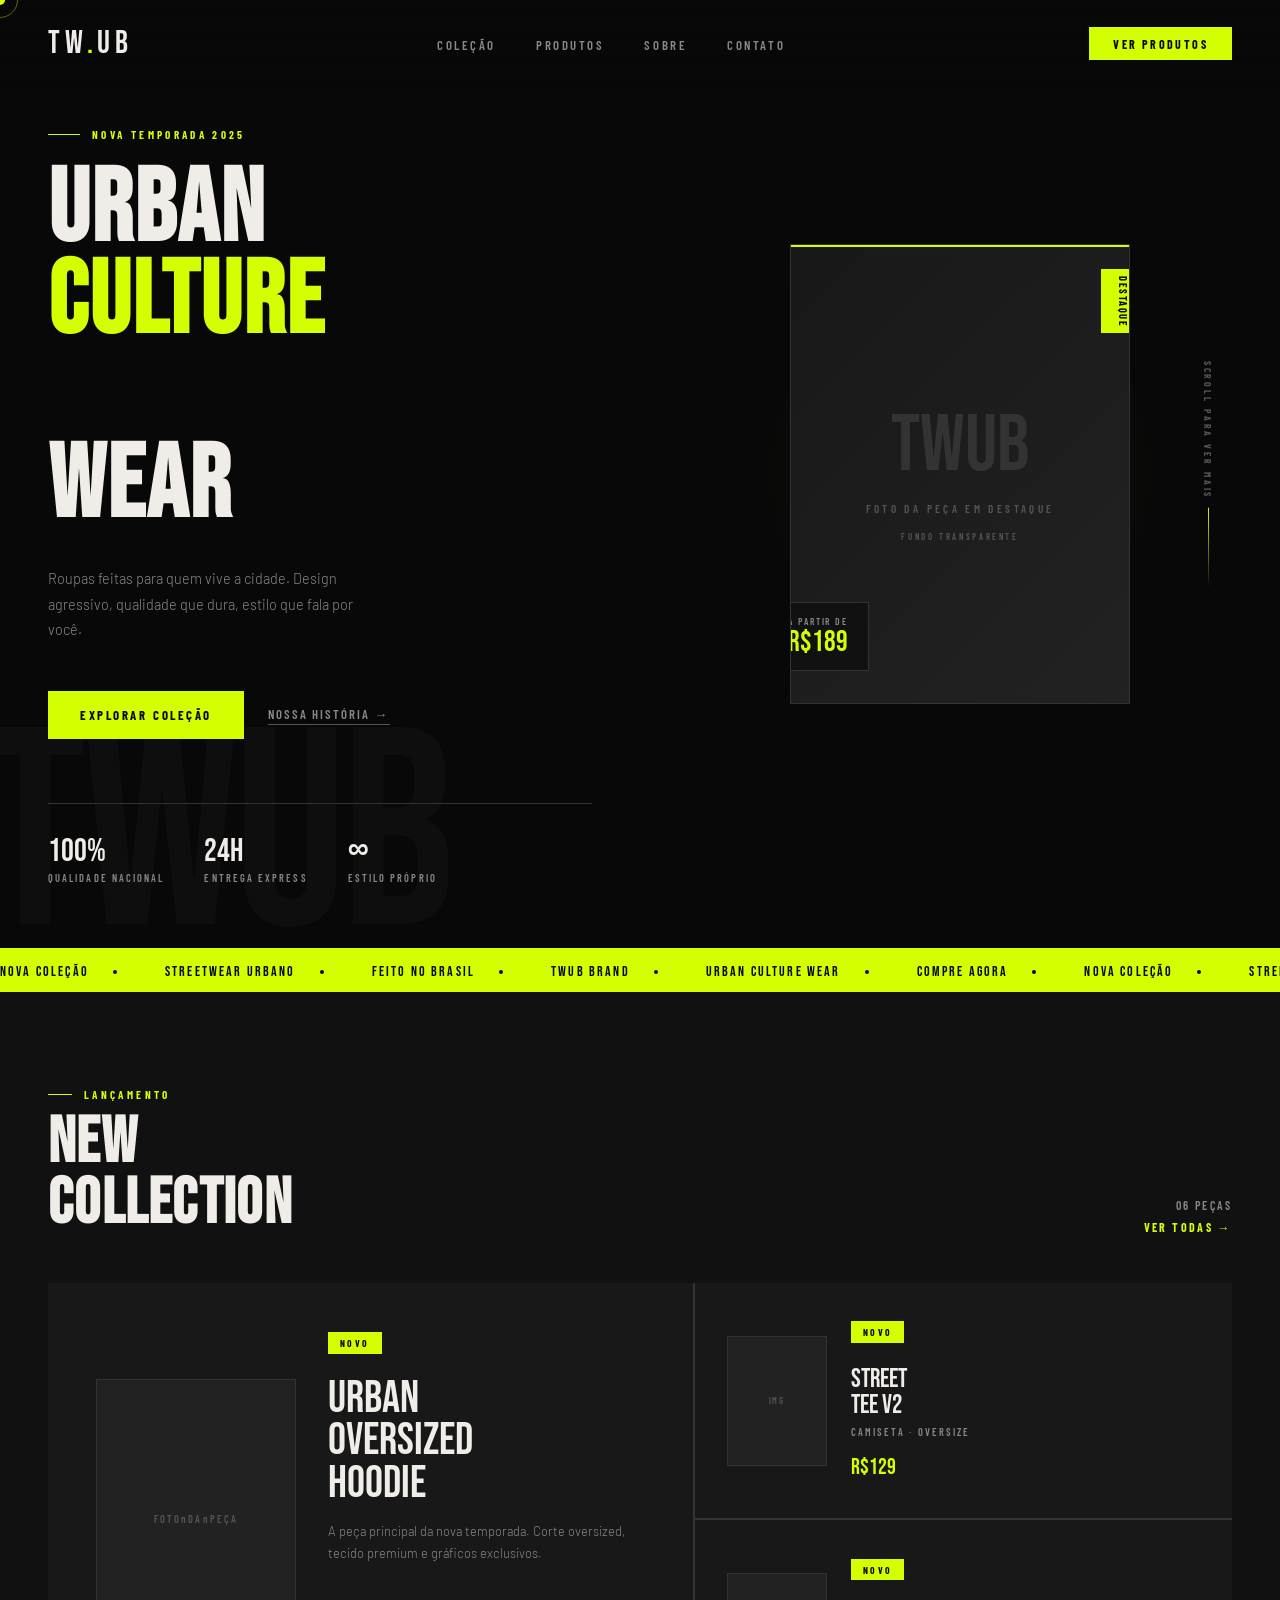
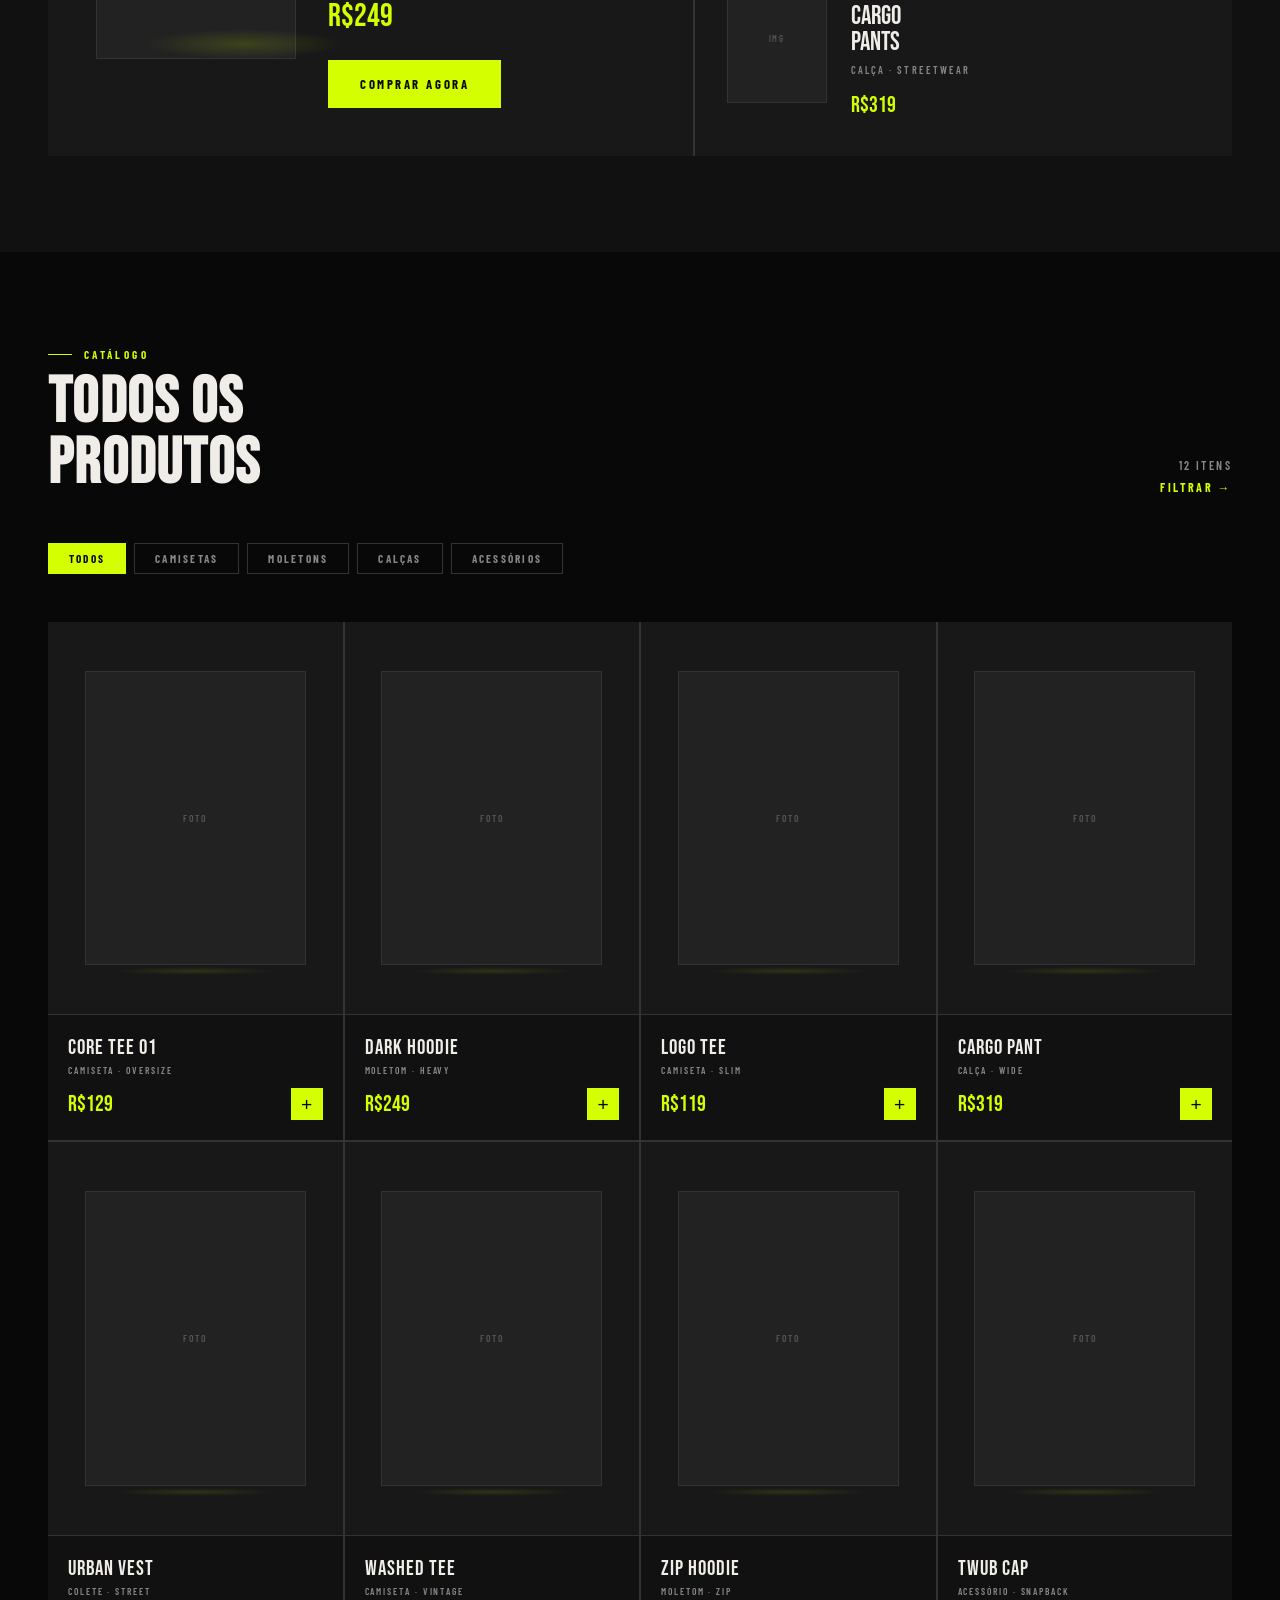
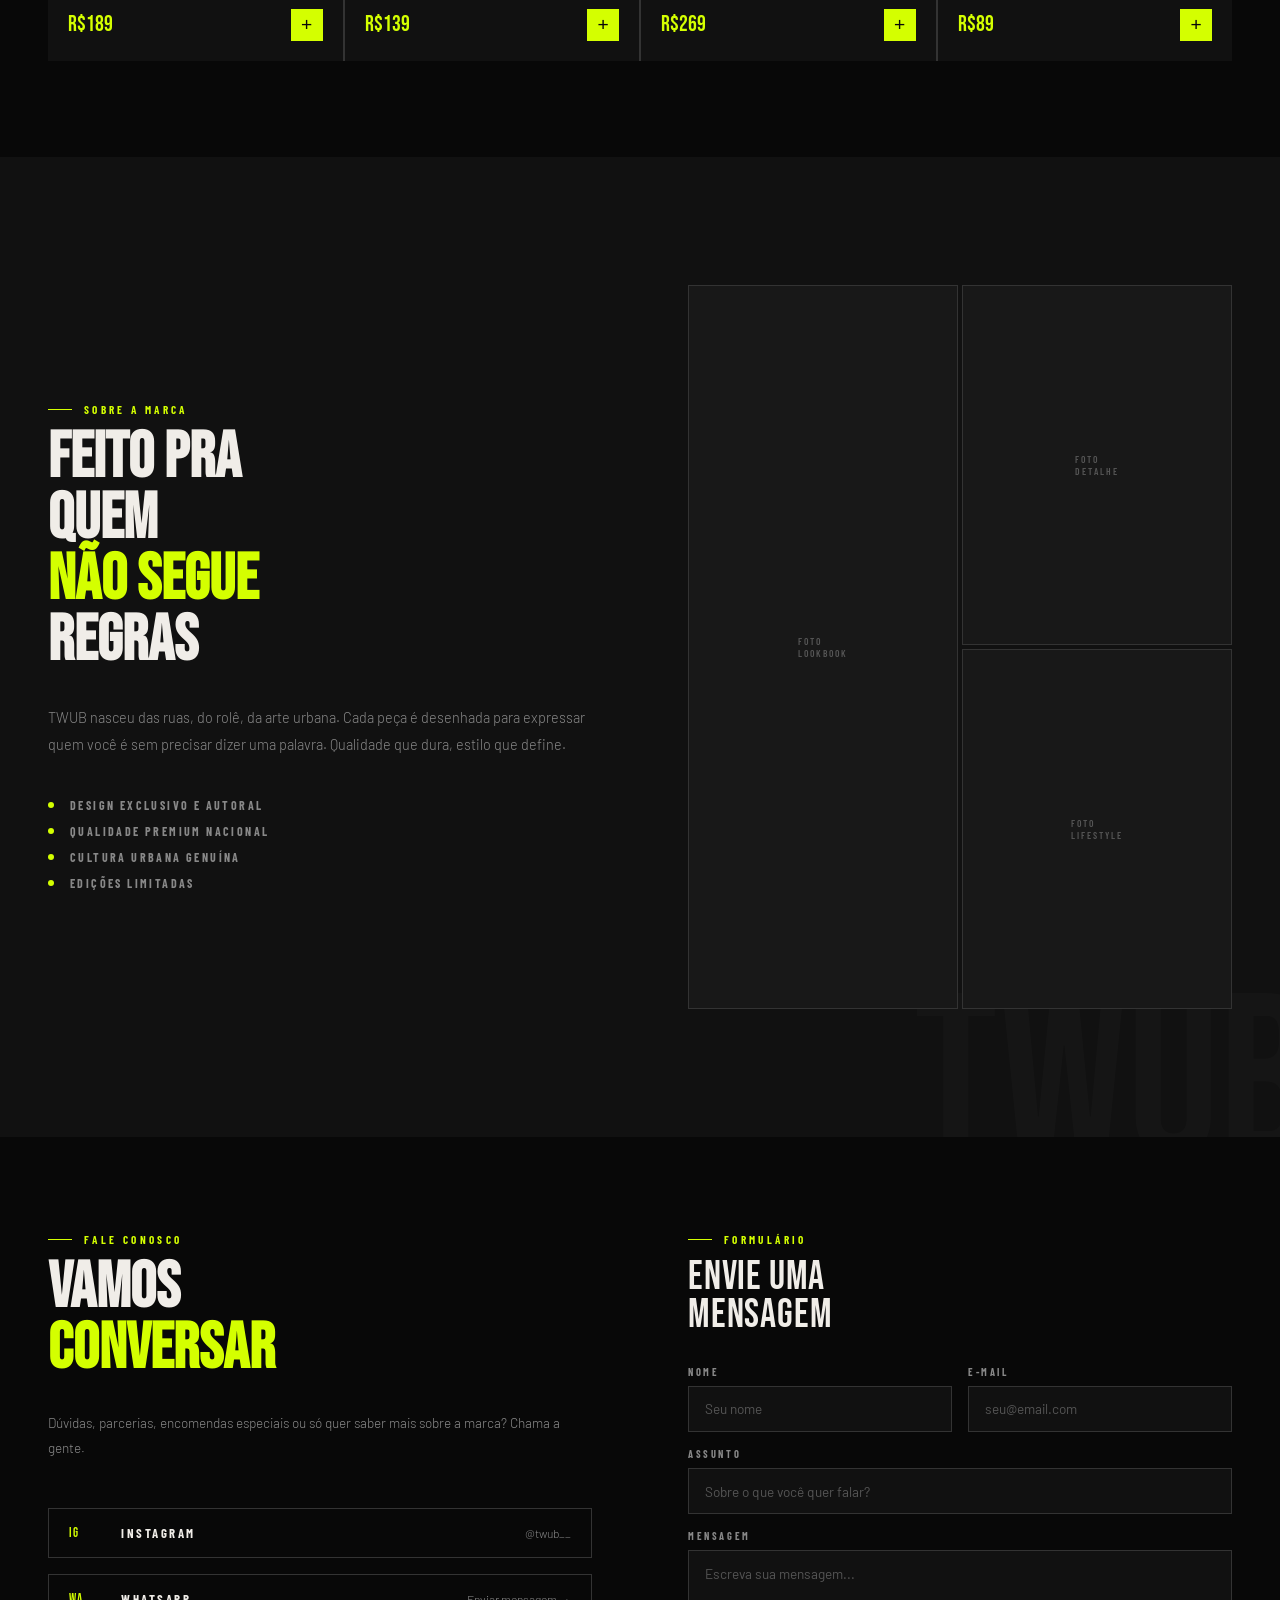
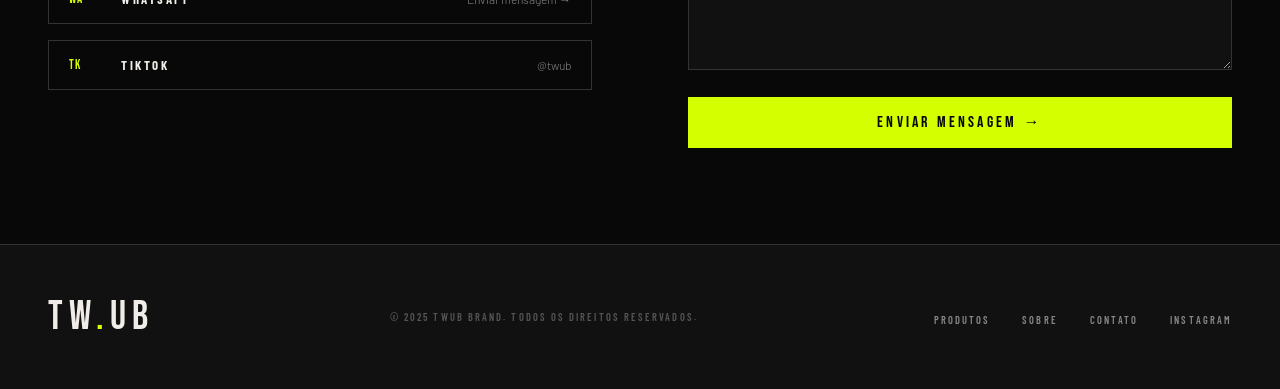
<file: twub_streetwear_landing.html>
<!DOCTYPE html>
<html lang="pt-BR">
<head>
<meta charset="UTF-8">
<meta name="viewport" content="width=device-width, initial-scale=1.0">
<title>TWUB</title>
<link href="https://fonts.googleapis.com/css2?family=Bebas+Neue&family=Barlow+Condensed:wght@300;400;600;700&family=Barlow:wght@300;400;500&display=swap" rel="stylesheet">
<style>
  *, *::before, *::after { margin: 0; padding: 0; box-sizing: border-box; }

  :root {
    --black: #080808;
    --dark: #111111;
    --dark2: #181818;
    --dark3: #222222;
    --gray: #333333;
    --gray2: #555555;
    --gray3: #888888;
    --white: #f0ede8;
    --accent: #d4ff00;
    --accent2: #b8e000;
  }

  html { scroll-behavior: smooth; }

  body {
    background: var(--black);
    color: var(--white);
    font-family: 'Barlow', sans-serif;
    overflow-x: hidden;
    cursor: none;
  }

  /* CUSTOM CURSOR */
  .cursor {
    position: fixed;
    width: 10px;
    height: 10px;
    background: var(--accent);
    border-radius: 50%;
    pointer-events: none;
    z-index: 9999;
    transform: translate(-50%, -50%);
    transition: transform 0.1s ease;
  }

  .cursor-ring {
    position: fixed;
    width: 36px;
    height: 36px;
    border: 1px solid rgba(212,255,0,0.4);
    border-radius: 50%;
    pointer-events: none;
    z-index: 9998;
    transform: translate(-50%, -50%);
    transition: transform 0.15s ease, width 0.2s ease, height 0.2s ease;
  }

  /* NAV */
  nav {
    position: fixed;
    top: 0;
    left: 0;
    right: 0;
    z-index: 100;
    display: flex;
    align-items: center;
    justify-content: space-between;
    padding: 1.5rem 3rem;
    background: linear-gradient(to bottom, rgba(8,8,8,0.9) 0%, transparent 100%);
    backdrop-filter: blur(2px);
  }

  .nav-logo {
    font-family: 'Bebas Neue', sans-serif;
    font-size: 2rem;
    letter-spacing: 0.15em;
    color: var(--white);
    text-decoration: none;
  }

  .nav-logo span { color: var(--accent); }

  .nav-links {
    display: flex;
    gap: 2.5rem;
    list-style: none;
  }

  .nav-links a {
    font-family: 'Barlow Condensed', sans-serif;
    font-size: 0.8rem;
    font-weight: 600;
    letter-spacing: 0.2em;
    text-transform: uppercase;
    color: var(--gray3);
    text-decoration: none;
    transition: color 0.2s;
  }

  .nav-links a:hover { color: var(--accent); }

  .nav-cta {
    font-family: 'Barlow Condensed', sans-serif;
    font-size: 0.75rem;
    font-weight: 700;
    letter-spacing: 0.2em;
    text-transform: uppercase;
    color: var(--black);
    background: var(--accent);
    padding: 0.6rem 1.5rem;
    text-decoration: none;
    transition: background 0.2s;
  }

  .nav-cta:hover { background: var(--accent2); }

  /* HERO */
  .hero {
    min-height: 100vh;
    display: grid;
    grid-template-columns: 1fr 1fr;
    position: relative;
    overflow: hidden;
  }

  .hero-bg-text {
    position: absolute;
    bottom: -2rem;
    left: -1rem;
    font-family: 'Bebas Neue', sans-serif;
    font-size: 22vw;
    line-height: 1;
    color: rgba(255,255,255,0.025);
    white-space: nowrap;
    pointer-events: none;
    user-select: none;
    letter-spacing: -0.02em;
  }

  .hero-left {
    display: flex;
    flex-direction: column;
    justify-content: center;
    padding: 8rem 3rem 4rem 3rem;
    position: relative;
    z-index: 2;
  }

  .hero-tag {
    font-family: 'Barlow Condensed', sans-serif;
    font-size: 0.7rem;
    font-weight: 700;
    letter-spacing: 0.3em;
    text-transform: uppercase;
    color: var(--accent);
    margin-bottom: 1.5rem;
    display: flex;
    align-items: center;
    gap: 0.75rem;
  }

  .hero-tag::before {
    content: '';
    display: block;
    width: 2rem;
    height: 1px;
    background: var(--accent);
  }

  .hero-title {
    font-family: 'Bebas Neue', sans-serif;
    font-size: clamp(5rem, 8vw, 9rem);
    line-height: 0.9;
    letter-spacing: 0.02em;
    color: var(--white);
    margin-bottom: 2rem;
  }

  .hero-title em {
    font-style: normal;
    color: var(--accent);
    display: block;
  }

  .hero-desc {
    font-family: 'Barlow', sans-serif;
    font-size: 0.9rem;
    font-weight: 300;
    line-height: 1.8;
    color: var(--gray3);
    max-width: 340px;
    margin-bottom: 3rem;
  }

  .hero-actions {
    display: flex;
    align-items: center;
    gap: 1.5rem;
  }

  .btn-primary {
    font-family: 'Barlow Condensed', sans-serif;
    font-size: 0.8rem;
    font-weight: 700;
    letter-spacing: 0.2em;
    text-transform: uppercase;
    color: var(--black);
    background: var(--accent);
    padding: 1rem 2rem;
    text-decoration: none;
    transition: background 0.2s, transform 0.2s;
    display: inline-block;
  }

  .btn-primary:hover { background: var(--accent2); transform: translateY(-2px); }

  .btn-ghost {
    font-family: 'Barlow Condensed', sans-serif;
    font-size: 0.8rem;
    font-weight: 600;
    letter-spacing: 0.15em;
    text-transform: uppercase;
    color: var(--gray3);
    text-decoration: none;
    border-bottom: 1px solid var(--gray2);
    padding-bottom: 2px;
    transition: color 0.2s;
  }

  .btn-ghost:hover { color: var(--white); }

  .hero-stats {
    display: flex;
    gap: 2.5rem;
    margin-top: 4rem;
    padding-top: 2rem;
    border-top: 1px solid var(--gray);
  }

  .stat-num {
    font-family: 'Bebas Neue', sans-serif;
    font-size: 2rem;
    color: var(--white);
    display: block;
    line-height: 1;
  }

  .stat-label {
    font-family: 'Barlow Condensed', sans-serif;
    font-size: 0.65rem;
    font-weight: 600;
    letter-spacing: 0.2em;
    text-transform: uppercase;
    color: var(--gray3);
    display: block;
    margin-top: 0.25rem;
  }

  /* HERO RIGHT - floating product */
  .hero-right {
    position: relative;
    display: flex;
    align-items: center;
    justify-content: center;
    overflow: hidden;
  }

  .hero-product-area {
    position: relative;
    width: 100%;
    height: 100%;
    display: flex;
    align-items: center;
    justify-content: center;
  }

  /* Glow effect */
  .hero-glow {
    position: absolute;
    width: 400px;
    height: 400px;
    background: radial-gradient(circle, rgba(212,255,0,0.08) 0%, transparent 70%);
    border-radius: 50%;
    animation: pulse 4s ease-in-out infinite;
  }

  @keyframes pulse {
    0%, 100% { transform: scale(1); opacity: 0.6; }
    50% { transform: scale(1.1); opacity: 1; }
  }

  /* Floating product placeholder */
  .product-float {
    position: relative;
    z-index: 2;
    animation: float 6s ease-in-out infinite;
    width: 340px;
    height: 460px;
    display: flex;
    align-items: center;
    justify-content: center;
  }

  @keyframes float {
    0%, 100% { transform: translateY(0px) rotate(-1deg); }
    50% { transform: translateY(-20px) rotate(1deg); }
  }

  .product-placeholder {
    width: 100%;
    height: 100%;
    background: linear-gradient(135deg, var(--dark2) 0%, var(--dark3) 100%);
    border: 1px solid var(--gray);
    display: flex;
    flex-direction: column;
    align-items: center;
    justify-content: center;
    gap: 1rem;
    position: relative;
    overflow: hidden;
  }

  .product-placeholder::before {
    content: '';
    position: absolute;
    top: 0;
    left: 0;
    right: 0;
    height: 2px;
    background: var(--accent);
  }

  .placeholder-icon {
    font-family: 'Bebas Neue', sans-serif;
    font-size: 5rem;
    color: var(--gray);
    line-height: 1;
  }

  .placeholder-text {
    font-family: 'Barlow Condensed', sans-serif;
    font-size: 0.7rem;
    font-weight: 600;
    letter-spacing: 0.3em;
    text-transform: uppercase;
    color: var(--gray2);
  }

  .product-badge {
    position: absolute;
    top: 1.5rem;
    right: -1rem;
    background: var(--accent);
    color: var(--black);
    font-family: 'Barlow Condensed', sans-serif;
    font-size: 0.65rem;
    font-weight: 700;
    letter-spacing: 0.15em;
    text-transform: uppercase;
    padding: 0.4rem 1rem;
    writing-mode: vertical-rl;
    text-orientation: mixed;
  }

  .product-price-tag {
    position: absolute;
    bottom: 2rem;
    left: -1.5rem;
    background: var(--dark);
    border: 1px solid var(--gray);
    padding: 0.75rem 1.25rem;
  }

  .price-label {
    font-family: 'Barlow Condensed', sans-serif;
    font-size: 0.6rem;
    font-weight: 600;
    letter-spacing: 0.2em;
    text-transform: uppercase;
    color: var(--gray3);
    display: block;
  }

  .price-value {
    font-family: 'Bebas Neue', sans-serif;
    font-size: 1.8rem;
    color: var(--accent);
    display: block;
    line-height: 1.1;
  }

  /* Decorative elements */
  .hero-line {
    position: absolute;
    right: 3rem;
    top: 50%;
    transform: translateY(-50%);
    display: flex;
    flex-direction: column;
    gap: 0.5rem;
    align-items: center;
    z-index: 3;
  }

  .hero-line-text {
    font-family: 'Barlow Condensed', sans-serif;
    font-size: 0.6rem;
    font-weight: 700;
    letter-spacing: 0.3em;
    text-transform: uppercase;
    color: var(--gray2);
    writing-mode: vertical-rl;
    text-orientation: mixed;
  }

  .hero-line-bar {
    width: 1px;
    height: 80px;
    background: linear-gradient(to bottom, var(--accent), transparent);
  }

  /* TICKER */
  .ticker {
    background: var(--accent);
    padding: 0.75rem 0;
    overflow: hidden;
    white-space: nowrap;
  }

  .ticker-inner {
    display: inline-flex;
    animation: ticker 20s linear infinite;
    gap: 3rem;
  }

  @keyframes ticker {
    from { transform: translateX(0); }
    to { transform: translateX(-50%); }
  }

  .ticker-item {
    font-family: 'Bebas Neue', sans-serif;
    font-size: 0.9rem;
    letter-spacing: 0.15em;
    color: var(--black);
    display: flex;
    align-items: center;
    gap: 1.5rem;
  }

  .ticker-dot {
    width: 4px;
    height: 4px;
    background: var(--black);
    border-radius: 50%;
  }

  /* NEW COLLECTION */
  .new-collection {
    padding: 6rem 3rem;
    background: var(--dark);
    position: relative;
    overflow: hidden;
  }

  .section-header {
    display: flex;
    align-items: flex-end;
    justify-content: space-between;
    margin-bottom: 3rem;
  }

  .section-tag {
    font-family: 'Barlow Condensed', sans-serif;
    font-size: 0.7rem;
    font-weight: 700;
    letter-spacing: 0.3em;
    text-transform: uppercase;
    color: var(--accent);
    display: flex;
    align-items: center;
    gap: 0.75rem;
    margin-bottom: 0.75rem;
  }

  .section-tag::before {
    content: '';
    display: block;
    width: 1.5rem;
    height: 1px;
    background: var(--accent);
  }

  .section-title {
    font-family: 'Bebas Neue', sans-serif;
    font-size: clamp(3rem, 5vw, 5.5rem);
    line-height: 0.95;
    letter-spacing: 0.02em;
    color: var(--white);
  }

  .section-count {
    font-family: 'Barlow Condensed', sans-serif;
    font-size: 0.75rem;
    font-weight: 600;
    letter-spacing: 0.2em;
    text-transform: uppercase;
    color: var(--gray3);
    margin-bottom: 0.5rem;
  }

  .view-all {
    font-family: 'Barlow Condensed', sans-serif;
    font-size: 0.75rem;
    font-weight: 700;
    letter-spacing: 0.2em;
    text-transform: uppercase;
    color: var(--accent);
    text-decoration: none;
    display: flex;
    align-items: center;
    gap: 0.5rem;
    transition: gap 0.2s;
  }

  .view-all:hover { gap: 1rem; }

  /* NEW COLLECTION FEATURED */
  .collection-featured {
    display: grid;
    grid-template-columns: 1.2fr 1fr;
    gap: 2px;
    background: var(--gray);
  }

  .collection-main {
    background: var(--dark2);
    padding: 3rem;
    display: flex;
    gap: 2rem;
    align-items: center;
    position: relative;
    overflow: hidden;
  }

  .collection-main-img {
    width: 200px;
    height: 280px;
    flex-shrink: 0;
    background: var(--dark3);
    border: 1px solid var(--gray);
    display: flex;
    align-items: center;
    justify-content: center;
    animation: float 5s ease-in-out infinite;
    position: relative;
  }

  .collection-main-img::after {
    content: 'FOTO\nDA\nPEÇA';
    font-family: 'Barlow Condensed', sans-serif;
    font-size: 0.65rem;
    font-weight: 600;
    letter-spacing: 0.2em;
    text-align: center;
    color: var(--gray2);
    white-space: pre;
    line-height: 2;
  }

  .collection-main-shadow {
    position: absolute;
    bottom: 0;
    left: 3rem;
    width: 200px;
    height: 30px;
    background: radial-gradient(ellipse, rgba(212,255,0,0.15) 0%, transparent 70%);
    animation: shadowFloat 5s ease-in-out infinite;
  }

  @keyframes shadowFloat {
    0%, 100% { transform: scaleX(1); opacity: 0.8; }
    50% { transform: scaleX(0.8); opacity: 0.4; }
  }

  .collection-main-info {
    flex: 1;
  }

  .new-badge {
    display: inline-block;
    background: var(--accent);
    color: var(--black);
    font-family: 'Barlow Condensed', sans-serif;
    font-size: 0.6rem;
    font-weight: 700;
    letter-spacing: 0.25em;
    text-transform: uppercase;
    padding: 0.3rem 0.75rem;
    margin-bottom: 1.5rem;
  }

  .collection-main-name {
    font-family: 'Bebas Neue', sans-serif;
    font-size: 2.8rem;
    line-height: 0.95;
    color: var(--white);
    margin-bottom: 1rem;
  }

  .collection-main-desc {
    font-family: 'Barlow', sans-serif;
    font-size: 0.8rem;
    font-weight: 300;
    color: var(--gray3);
    line-height: 1.7;
    margin-bottom: 2rem;
  }

  .collection-main-price {
    font-family: 'Bebas Neue', sans-serif;
    font-size: 2rem;
    color: var(--accent);
    margin-bottom: 1.5rem;
    display: block;
  }

  /* COLLECTION SIDE ITEMS */
  .collection-side {
    display: grid;
    grid-template-rows: 1fr 1fr;
    gap: 2px;
  }

  .side-item {
    background: var(--dark2);
    padding: 2rem;
    display: flex;
    align-items: center;
    gap: 1.5rem;
    transition: background 0.2s;
    position: relative;
    overflow: hidden;
  }

  .side-item:hover { background: var(--dark3); }

  .side-item-img {
    width: 100px;
    height: 130px;
    flex-shrink: 0;
    background: var(--dark3);
    border: 1px solid var(--gray);
    display: flex;
    align-items: center;
    justify-content: center;
    animation: float 7s ease-in-out infinite;
  }

  .side-item:nth-child(2) .side-item-img {
    animation-delay: -3s;
  }

  .side-item-img::after {
    content: 'IMG';
    font-family: 'Barlow Condensed', sans-serif;
    font-size: 0.55rem;
    font-weight: 600;
    letter-spacing: 0.2em;
    color: var(--gray2);
  }

  .side-item-info {
    flex: 1;
  }

  .side-item-name {
    font-family: 'Bebas Neue', sans-serif;
    font-size: 1.6rem;
    color: var(--white);
    line-height: 1;
    margin-bottom: 0.5rem;
  }

  .side-item-type {
    font-family: 'Barlow Condensed', sans-serif;
    font-size: 0.65rem;
    font-weight: 600;
    letter-spacing: 0.2em;
    text-transform: uppercase;
    color: var(--gray3);
    margin-bottom: 1rem;
  }

  .side-item-price {
    font-family: 'Bebas Neue', sans-serif;
    font-size: 1.4rem;
    color: var(--accent);
  }

  /* PRODUCTS GRID */
  .products {
    padding: 6rem 3rem;
    background: var(--black);
    position: relative;
  }

  .products-bg-text {
    position: absolute;
    top: 50%;
    left: 50%;
    transform: translate(-50%, -50%);
    font-family: 'Bebas Neue', sans-serif;
    font-size: 20vw;
    color: rgba(255,255,255,0.018);
    white-space: nowrap;
    pointer-events: none;
    user-select: none;
    letter-spacing: 0.05em;
  }

  .products-filters {
    display: flex;
    gap: 0.5rem;
    margin-bottom: 3rem;
  }

  .filter-btn {
    font-family: 'Barlow Condensed', sans-serif;
    font-size: 0.7rem;
    font-weight: 700;
    letter-spacing: 0.2em;
    text-transform: uppercase;
    padding: 0.5rem 1.25rem;
    border: 1px solid var(--gray);
    background: transparent;
    color: var(--gray3);
    cursor: none;
    transition: all 0.2s;
  }

  .filter-btn:hover, .filter-btn.active {
    background: var(--accent);
    border-color: var(--accent);
    color: var(--black);
  }

  .products-grid {
    display: grid;
    grid-template-columns: repeat(4, 1fr);
    gap: 2px;
    background: var(--gray);
    position: relative;
    z-index: 2;
  }

  .product-card {
    background: var(--dark);
    padding: 0;
    overflow: hidden;
    transition: background 0.3s;
    position: relative;
  }

  .product-card:hover { background: var(--dark2); }
  .product-card:hover .product-card-img-inner { transform: translateY(-8px); }

  .product-card-img {
    width: 100%;
    aspect-ratio: 3/4;
    background: var(--dark2);
    position: relative;
    overflow: hidden;
    display: flex;
    align-items: center;
    justify-content: center;
  }

  .product-card-img-inner {
    width: 75%;
    height: 75%;
    background: var(--dark3);
    border: 1px solid var(--gray);
    display: flex;
    align-items: center;
    justify-content: center;
    transition: transform 0.4s ease;
    position: relative;
  }

  /* Shadow under floating product */
  .float-shadow {
    position: absolute;
    bottom: 10%;
    left: 50%;
    transform: translateX(-50%);
    width: 55%;
    height: 8px;
    background: radial-gradient(ellipse, rgba(212,255,0,0.12) 0%, transparent 70%);
    transition: all 0.4s ease;
  }

  .product-card:hover .float-shadow {
    width: 45%;
    opacity: 0.5;
    bottom: 8%;
  }

  .product-card-img-inner::after {
    content: 'FOTO';
    font-family: 'Barlow Condensed', sans-serif;
    font-size: 0.6rem;
    font-weight: 600;
    letter-spacing: 0.2em;
    color: var(--gray2);
  }

  .card-top-line {
    position: absolute;
    top: 0;
    left: 0;
    right: 0;
    height: 2px;
    background: var(--accent);
    transform: scaleX(0);
    transform-origin: left;
    transition: transform 0.3s;
  }

  .product-card:hover .card-top-line { transform: scaleX(1); }

  .product-card-info {
    padding: 1.25rem;
    border-top: 1px solid var(--gray);
  }

  .product-card-name {
    font-family: 'Bebas Neue', sans-serif;
    font-size: 1.3rem;
    color: var(--white);
    letter-spacing: 0.05em;
    margin-bottom: 0.25rem;
  }

  .product-card-type {
    font-family: 'Barlow Condensed', sans-serif;
    font-size: 0.6rem;
    font-weight: 600;
    letter-spacing: 0.2em;
    text-transform: uppercase;
    color: var(--gray3);
    margin-bottom: 0.75rem;
  }

  .product-card-bottom {
    display: flex;
    align-items: center;
    justify-content: space-between;
  }

  .product-card-price {
    font-family: 'Bebas Neue', sans-serif;
    font-size: 1.4rem;
    color: var(--accent);
  }

  .add-btn {
    width: 32px;
    height: 32px;
    background: var(--accent);
    border: none;
    color: var(--black);
    font-size: 1.2rem;
    display: flex;
    align-items: center;
    justify-content: center;
    cursor: none;
    transition: background 0.2s, transform 0.2s;
    line-height: 1;
  }

  .add-btn:hover { background: var(--accent2); transform: rotate(90deg); }

  /* MANIFESTO */
  .manifesto {
    padding: 8rem 3rem;
    background: var(--dark);
    display: grid;
    grid-template-columns: 1fr 1fr;
    gap: 6rem;
    align-items: center;
    position: relative;
    overflow: hidden;
  }

  .manifesto-bg {
    position: absolute;
    bottom: -4rem;
    right: -2rem;
    font-family: 'Bebas Neue', sans-serif;
    font-size: 18vw;
    color: rgba(255,255,255,0.02);
    pointer-events: none;
    line-height: 1;
  }

  .manifesto-left {
    position: relative;
    z-index: 2;
  }

  .manifesto-title {
    font-family: 'Bebas Neue', sans-serif;
    font-size: clamp(3.5rem, 5vw, 6rem);
    line-height: 0.95;
    color: var(--white);
    margin-bottom: 2rem;
  }

  .manifesto-title em {
    font-style: normal;
    color: var(--accent);
  }

  .manifesto-text {
    font-family: 'Barlow', sans-serif;
    font-size: 0.9rem;
    font-weight: 300;
    line-height: 1.9;
    color: var(--gray3);
    margin-bottom: 2.5rem;
  }

  .manifesto-values {
    display: flex;
    flex-direction: column;
    gap: 0.75rem;
  }

  .value-item {
    display: flex;
    align-items: center;
    gap: 1rem;
    font-family: 'Barlow Condensed', sans-serif;
    font-size: 0.75rem;
    font-weight: 700;
    letter-spacing: 0.2em;
    text-transform: uppercase;
    color: var(--gray3);
  }

  .value-item::before {
    content: '';
    display: block;
    width: 6px;
    height: 6px;
    background: var(--accent);
    border-radius: 50%;
    flex-shrink: 0;
  }

  .manifesto-right {
    position: relative;
    z-index: 2;
    display: flex;
    flex-direction: column;
    gap: 1rem;
  }

  .manifesto-imgs {
    display: grid;
    grid-template-columns: 1fr 1fr;
    grid-template-rows: auto auto;
    gap: 4px;
  }

  .manifesto-img {
    background: var(--dark2);
    border: 1px solid var(--gray);
    display: flex;
    align-items: center;
    justify-content: center;
    aspect-ratio: 3/4;
    position: relative;
    overflow: hidden;
  }

  .manifesto-img:first-child {
    grid-row: span 2;
    aspect-ratio: auto;
  }

  .manifesto-img-inner {
    animation: float 8s ease-in-out infinite;
    width: 70%;
    height: 80%;
    display: flex;
    align-items: center;
    justify-content: center;
    font-family: 'Barlow Condensed', sans-serif;
    font-size: 0.6rem;
    font-weight: 600;
    letter-spacing: 0.2em;
    color: var(--gray2);
    flex-direction: column;
    gap: 0.5rem;
  }

  .manifesto-img:nth-child(2) .manifesto-img-inner { animation-delay: -2s; }
  .manifesto-img:nth-child(3) .manifesto-img-inner { animation-delay: -4s; }

  /* CONTACT */
  .contact {
    padding: 6rem 3rem;
    background: var(--black);
    display: grid;
    grid-template-columns: 1fr 1fr;
    gap: 6rem;
    align-items: start;
  }

  .contact-left {
    position: relative;
  }

  .contact-title {
    font-family: 'Bebas Neue', sans-serif;
    font-size: clamp(3rem, 5vw, 5rem);
    line-height: 0.95;
    color: var(--white);
    margin-bottom: 2rem;
  }

  .contact-title em {
    font-style: normal;
    color: var(--accent);
  }

  .contact-text {
    font-family: 'Barlow', sans-serif;
    font-size: 0.85rem;
    font-weight: 300;
    line-height: 1.8;
    color: var(--gray3);
    margin-bottom: 3rem;
  }

  .social-links {
    display: flex;
    flex-direction: column;
    gap: 1rem;
  }

  .social-link {
    display: flex;
    align-items: center;
    gap: 1.25rem;
    text-decoration: none;
    padding: 1rem 1.25rem;
    border: 1px solid var(--gray);
    transition: all 0.2s;
    position: relative;
    overflow: hidden;
  }

  .social-link::before {
    content: '';
    position: absolute;
    left: 0;
    top: 0;
    bottom: 0;
    width: 0;
    background: var(--accent);
    transition: width 0.3s ease;
    z-index: 0;
  }

  .social-link:hover::before { width: 100%; }
  .social-link:hover .social-link-name,
  .social-link:hover .social-link-handle,
  .social-link:hover .social-link-icon { color: var(--black); }

  .social-link-icon {
    font-family: 'Bebas Neue', sans-serif;
    font-size: 0.8rem;
    letter-spacing: 0.1em;
    color: var(--accent);
    width: 2rem;
    position: relative;
    z-index: 1;
    transition: color 0.2s;
  }

  .social-link-name {
    font-family: 'Barlow Condensed', sans-serif;
    font-size: 0.8rem;
    font-weight: 700;
    letter-spacing: 0.2em;
    text-transform: uppercase;
    color: var(--white);
    flex: 1;
    position: relative;
    z-index: 1;
    transition: color 0.2s;
  }

  .social-link-handle {
    font-family: 'Barlow', sans-serif;
    font-size: 0.75rem;
    font-weight: 300;
    color: var(--gray3);
    position: relative;
    z-index: 1;
    transition: color 0.2s;
  }

  /* FORM */
  .contact-right {}

  .form-group {
    margin-bottom: 1rem;
  }

  .form-label {
    font-family: 'Barlow Condensed', sans-serif;
    font-size: 0.65rem;
    font-weight: 700;
    letter-spacing: 0.25em;
    text-transform: uppercase;
    color: var(--gray3);
    display: block;
    margin-bottom: 0.5rem;
  }

  .form-input {
    width: 100%;
    background: var(--dark);
    border: 1px solid var(--gray);
    color: var(--white);
    font-family: 'Barlow', sans-serif;
    font-size: 0.85rem;
    padding: 0.85rem 1rem;
    outline: none;
    transition: border-color 0.2s;
  }

  .form-input:focus { border-color: var(--accent); }
  .form-input::placeholder { color: var(--gray2); }

  .form-textarea {
    resize: vertical;
    min-height: 120px;
  }

  .form-row {
    display: grid;
    grid-template-columns: 1fr 1fr;
    gap: 1rem;
  }

  .form-submit {
    width: 100%;
    padding: 1rem;
    background: var(--accent);
    border: none;
    color: var(--black);
    font-family: 'Bebas Neue', sans-serif;
    font-size: 1rem;
    letter-spacing: 0.2em;
    cursor: none;
    transition: background 0.2s;
    margin-top: 0.5rem;
  }

  .form-submit:hover { background: var(--accent2); }

  /* FOOTER */
  footer {
    background: var(--dark);
    border-top: 1px solid var(--gray);
    padding: 3rem;
    display: flex;
    align-items: center;
    justify-content: space-between;
  }

  .footer-logo {
    font-family: 'Bebas Neue', sans-serif;
    font-size: 2.5rem;
    letter-spacing: 0.15em;
    color: var(--white);
  }

  .footer-logo span { color: var(--accent); }

  .footer-copy {
    font-family: 'Barlow Condensed', sans-serif;
    font-size: 0.65rem;
    font-weight: 600;
    letter-spacing: 0.2em;
    text-transform: uppercase;
    color: var(--gray2);
  }

  .footer-nav {
    display: flex;
    gap: 2rem;
    list-style: none;
  }

  .footer-nav a {
    font-family: 'Barlow Condensed', sans-serif;
    font-size: 0.65rem;
    font-weight: 600;
    letter-spacing: 0.2em;
    text-transform: uppercase;
    color: var(--gray3);
    text-decoration: none;
    transition: color 0.2s;
  }

  .footer-nav a:hover { color: var(--accent); }

  /* SCROLL REVEAL */
  .reveal {
    opacity: 0;
    transform: translateY(30px);
    transition: opacity 0.7s ease, transform 0.7s ease;
  }

  .reveal.visible {
    opacity: 1;
    transform: translateY(0);
  }
</style>
</head>
<body>

<div class="cursor" id="cursor"></div>
<div class="cursor-ring" id="cursorRing"></div>

<!-- NAV -->
<nav>
  <a class="nav-logo" href="#">TW<span>.</span>UB</a>
  <ul class="nav-links">
    <li><a href="#colecao">Coleção</a></li>
    <li><a href="#produtos">Produtos</a></li>
    <li><a href="#sobre">Sobre</a></li>
    <li><a href="#contato">Contato</a></li>
  </ul>
  <a class="nav-cta" href="#produtos">Ver Produtos</a>
</nav>

<!-- HERO -->
<section class="hero">
  <div class="hero-bg-text">TWUB</div>

  <div class="hero-left">
    <div class="hero-tag">Nova Temporada 2025</div>
    <h1 class="hero-title">
      URBAN<br>
      <em>CULTURE</em><br>
      WEAR
    </h1>
    <p class="hero-desc">
      Roupas feitas para quem vive a cidade. Design agressivo, qualidade que dura, estilo que fala por você.
    </p>
    <div class="hero-actions">
      <a class="btn-primary" href="#produtos">Explorar Coleção</a>
      <a class="btn-ghost" href="#sobre">Nossa História →</a>
    </div>
    <div class="hero-stats">
      <div>
        <span class="stat-num">100%</span>
        <span class="stat-label">Qualidade Nacional</span>
      </div>
      <div>
        <span class="stat-num">24H</span>
        <span class="stat-label">Entrega Express</span>
      </div>
      <div>
        <span class="stat-num">∞</span>
        <span class="stat-label">Estilo Próprio</span>
      </div>
    </div>
  </div>

  <div class="hero-right">
    <div class="hero-product-area">
      <div class="hero-glow"></div>
      <div class="product-float">
        <div class="product-placeholder">
          <div class="placeholder-icon">TWUB</div>
          <div class="placeholder-text">Foto da Peça em Destaque</div>
          <div class="placeholder-text" style="font-size:0.55rem; color: var(--gray2);">Fundo Transparente</div>
          <div class="product-badge">DESTAQUE</div>
          <div class="product-price-tag">
            <span class="price-label">A partir de</span>
            <span class="price-value">R$189</span>
          </div>
        </div>
      </div>
    </div>
    <div class="hero-line">
      <div class="hero-line-text">Scroll para ver mais</div>
      <div class="hero-line-bar"></div>
    </div>
  </div>
</section>

<!-- TICKER -->
<div class="ticker">
  <div class="ticker-inner">
    <div class="ticker-item">NOVA COLEÇÃO <span class="ticker-dot"></span></div>
    <div class="ticker-item">STREETWEAR URBANO <span class="ticker-dot"></span></div>
    <div class="ticker-item">FEITO NO BRASIL <span class="ticker-dot"></span></div>
    <div class="ticker-item">TWUB BRAND <span class="ticker-dot"></span></div>
    <div class="ticker-item">URBAN CULTURE WEAR <span class="ticker-dot"></span></div>
    <div class="ticker-item">COMPRE AGORA <span class="ticker-dot"></span></div>
    <div class="ticker-item">NOVA COLEÇÃO <span class="ticker-dot"></span></div>
    <div class="ticker-item">STREETWEAR URBANO <span class="ticker-dot"></span></div>
    <div class="ticker-item">FEITO NO BRASIL <span class="ticker-dot"></span></div>
    <div class="ticker-item">TWUB BRAND <span class="ticker-dot"></span></div>
    <div class="ticker-item">URBAN CULTURE WEAR <span class="ticker-dot"></span></div>
    <div class="ticker-item">COMPRE AGORA <span class="ticker-dot"></span></div>
  </div>
</div>

<!-- NEW COLLECTION -->
<section class="new-collection reveal" id="colecao">
  <div class="section-header">
    <div>
      <div class="section-tag">Lançamento</div>
      <h2 class="section-title">NEW<br>COLLECTION</h2>
    </div>
    <div style="text-align:right">
      <div class="section-count">06 peças</div>
      <a class="view-all" href="#">Ver Todas →</a>
    </div>
  </div>

  <div class="collection-featured">
    <div class="collection-main">
      <div style="position:relative">
        <div class="collection-main-img"></div>
        <div class="collection-main-shadow"></div>
      </div>
      <div class="collection-main-info">
        <div class="new-badge">Novo</div>
        <div class="collection-main-name">URBAN<br>OVERSIZED<br>HOODIE</div>
        <p class="collection-main-desc">A peça principal da nova temporada. Corte oversized, tecido premium e gráficos exclusivos.</p>
        <span class="collection-main-price">R$249</span>
        <a class="btn-primary" href="#">Comprar Agora</a>
      </div>
    </div>

    <div class="collection-side">
      <div class="side-item">
        <div class="side-item-img"></div>
        <div class="side-item-info">
          <div class="new-badge">Novo</div>
          <div class="side-item-name">STREET<br>TEE V2</div>
          <div class="side-item-type">Camiseta · Oversize</div>
          <div class="side-item-price">R$129</div>
        </div>
      </div>
      <div class="side-item">
        <div class="side-item-img"></div>
        <div class="side-item-info">
          <div class="new-badge">Novo</div>
          <div class="side-item-name">CARGO<br>PANTS</div>
          <div class="side-item-type">Calça · Streetwear</div>
          <div class="side-item-price">R$319</div>
        </div>
      </div>
    </div>
  </div>
</section>

<!-- PRODUCTS -->
<section class="products reveal" id="produtos">
  <div class="products-bg-text">DROP</div>

  <div class="section-header">
    <div>
      <div class="section-tag">Catálogo</div>
      <h2 class="section-title">TODOS OS<br>PRODUTOS</h2>
    </div>
    <div style="text-align:right">
      <div class="section-count">12 itens</div>
      <a class="view-all" href="#">Filtrar →</a>
    </div>
  </div>

  <div class="products-filters">
    <button class="filter-btn active">Todos</button>
    <button class="filter-btn">Camisetas</button>
    <button class="filter-btn">Moletons</button>
    <button class="filter-btn">Calças</button>
    <button class="filter-btn">Acessórios</button>
  </div>

  <div class="products-grid">
    <!-- Row 1 -->
    <div class="product-card">
      <div class="card-top-line"></div>
      <div class="product-card-img">
        <div class="product-card-img-inner"></div>
        <div class="float-shadow"></div>
      </div>
      <div class="product-card-info">
        <div class="product-card-name">CORE TEE 01</div>
        <div class="product-card-type">Camiseta · Oversize</div>
        <div class="product-card-bottom">
          <span class="product-card-price">R$129</span>
          <button class="add-btn">+</button>
        </div>
      </div>
    </div>
    <div class="product-card">
      <div class="card-top-line"></div>
      <div class="product-card-img">
        <div class="product-card-img-inner"></div>
        <div class="float-shadow"></div>
      </div>
      <div class="product-card-info">
        <div class="product-card-name">DARK HOODIE</div>
        <div class="product-card-type">Moletom · Heavy</div>
        <div class="product-card-bottom">
          <span class="product-card-price">R$249</span>
          <button class="add-btn">+</button>
        </div>
      </div>
    </div>
    <div class="product-card">
      <div class="card-top-line"></div>
      <div class="product-card-img">
        <div class="product-card-img-inner"></div>
        <div class="float-shadow"></div>
      </div>
      <div class="product-card-info">
        <div class="product-card-name">LOGO TEE</div>
        <div class="product-card-type">Camiseta · Slim</div>
        <div class="product-card-bottom">
          <span class="product-card-price">R$119</span>
          <button class="add-btn">+</button>
        </div>
      </div>
    </div>
    <div class="product-card">
      <div class="card-top-line"></div>
      <div class="product-card-img">
        <div class="product-card-img-inner"></div>
        <div class="float-shadow"></div>
      </div>
      <div class="product-card-info">
        <div class="product-card-name">CARGO PANT</div>
        <div class="product-card-type">Calça · Wide</div>
        <div class="product-card-bottom">
          <span class="product-card-price">R$319</span>
          <button class="add-btn">+</button>
        </div>
      </div>
    </div>
    <!-- Row 2 -->
    <div class="product-card">
      <div class="card-top-line"></div>
      <div class="product-card-img">
        <div class="product-card-img-inner"></div>
        <div class="float-shadow"></div>
      </div>
      <div class="product-card-info">
        <div class="product-card-name">URBAN VEST</div>
        <div class="product-card-type">Colete · Street</div>
        <div class="product-card-bottom">
          <span class="product-card-price">R$189</span>
          <button class="add-btn">+</button>
        </div>
      </div>
    </div>
    <div class="product-card">
      <div class="card-top-line"></div>
      <div class="product-card-img">
        <div class="product-card-img-inner"></div>
        <div class="float-shadow"></div>
      </div>
      <div class="product-card-info">
        <div class="product-card-name">WASHED TEE</div>
        <div class="product-card-type">Camiseta · Vintage</div>
        <div class="product-card-bottom">
          <span class="product-card-price">R$139</span>
          <button class="add-btn">+</button>
        </div>
      </div>
    </div>
    <div class="product-card">
      <div class="card-top-line"></div>
      <div class="product-card-img">
        <div class="product-card-img-inner"></div>
        <div class="float-shadow"></div>
      </div>
      <div class="product-card-info">
        <div class="product-card-name">ZIP HOODIE</div>
        <div class="product-card-type">Moletom · Zip</div>
        <div class="product-card-bottom">
          <span class="product-card-price">R$269</span>
          <button class="add-btn">+</button>
        </div>
      </div>
    </div>
    <div class="product-card">
      <div class="card-top-line"></div>
      <div class="product-card-img">
        <div class="product-card-img-inner"></div>
        <div class="float-shadow"></div>
      </div>
      <div class="product-card-info">
        <div class="product-card-name">TWUB CAP</div>
        <div class="product-card-type">Acessório · Snapback</div>
        <div class="product-card-bottom">
          <span class="product-card-price">R$89</span>
          <button class="add-btn">+</button>
        </div>
      </div>
    </div>
  </div>
</section>

<!-- SOBRE / MANIFESTO -->
<section class="manifesto reveal" id="sobre">
  <div class="manifesto-bg">TWUB</div>

  <div class="manifesto-left">
    <div class="section-tag">Sobre a Marca</div>
    <h2 class="manifesto-title">
      FEITO PRA<br>
      QUEM<br>
      <em>NÃO SEGUE</em><br>
      REGRAS
    </h2>
    <p class="manifesto-text">
      TWUB nasceu das ruas, do rolê, da arte urbana. Cada peça é desenhada para expressar quem você é sem precisar dizer uma palavra. Qualidade que dura, estilo que define.
    </p>
    <div class="manifesto-values">
      <div class="value-item">Design Exclusivo e Autoral</div>
      <div class="value-item">Qualidade Premium Nacional</div>
      <div class="value-item">Cultura Urbana Genuína</div>
      <div class="value-item">Edições Limitadas</div>
    </div>
  </div>

  <div class="manifesto-right">
    <div class="manifesto-imgs">
      <div class="manifesto-img">
        <div class="manifesto-img-inner">FOTO<br>LOOKBOOK</div>
      </div>
      <div class="manifesto-img">
        <div class="manifesto-img-inner">FOTO<br>DETALHE</div>
      </div>
      <div class="manifesto-img">
        <div class="manifesto-img-inner">FOTO<br>LIFESTYLE</div>
      </div>
    </div>
  </div>
</section>

<!-- CONTACT -->
<section class="contact reveal" id="contato">
  <div class="contact-left">
    <div class="section-tag">Fale Conosco</div>
    <h2 class="contact-title">
      VAMOS<br>
      <em>CONVERSAR</em>
    </h2>
    <p class="contact-text">
      Dúvidas, parcerias, encomendas especiais ou só quer saber mais sobre a marca? Chama a gente.
    </p>
    <div class="social-links">
      <a class="social-link" href="https://www.instagram.com/twub__/" target="_blank">
        <span class="social-link-icon">IG</span>
        <span class="social-link-name">Instagram</span>
        <span class="social-link-handle">@twub__</span>
      </a>
      <a class="social-link" href="#">
        <span class="social-link-icon">WA</span>
        <span class="social-link-name">WhatsApp</span>
        <span class="social-link-handle">Enviar mensagem →</span>
      </a>
      <a class="social-link" href="#">
        <span class="social-link-icon">TK</span>
        <span class="social-link-name">TikTok</span>
        <span class="social-link-handle">@twub</span>
      </a>
    </div>
  </div>

  <div class="contact-right">
    <div style="margin-bottom: 2rem">
      <div class="section-tag">Formulário</div>
      <div class="section-title" style="font-size: 2.5rem;">Envie uma<br>Mensagem</div>
    </div>
    <div class="form-row">
      <div class="form-group">
        <label class="form-label">Nome</label>
        <input class="form-input" type="text" placeholder="Seu nome">
      </div>
      <div class="form-group">
        <label class="form-label">E-mail</label>
        <input class="form-input" type="email" placeholder="seu@email.com">
      </div>
    </div>
    <div class="form-group">
      <label class="form-label">Assunto</label>
      <input class="form-input" type="text" placeholder="Sobre o que você quer falar?">
    </div>
    <div class="form-group">
      <label class="form-label">Mensagem</label>
      <textarea class="form-input form-textarea" placeholder="Escreva sua mensagem..."></textarea>
    </div>
    <button class="form-submit">Enviar Mensagem →</button>
  </div>
</section>

<!-- FOOTER -->
<footer>
  <div class="footer-logo">TW<span>.</span>UB</div>
  <div class="footer-copy">© 2025 TWUB Brand. Todos os direitos reservados.</div>
  <ul class="footer-nav">
    <li><a href="#">Produtos</a></li>
    <li><a href="#">Sobre</a></li>
    <li><a href="#">Contato</a></li>
    <li><a href="https://www.instagram.com/twub__/" target="_blank">Instagram</a></li>
  </ul>
</footer>

<script>
  const cursor = document.getElementById('cursor');
  const cursorRing = document.getElementById('cursorRing');
  let mx = 0, my = 0, rx = 0, ry = 0;

  document.addEventListener('mousemove', e => {
    mx = e.clientX; my = e.clientY;
    cursor.style.left = mx + 'px';
    cursor.style.top = my + 'px';
  });

  function animRing() {
    rx += (mx - rx) * 0.12;
    ry += (my - ry) * 0.12;
    cursorRing.style.left = rx + 'px';
    cursorRing.style.top = ry + 'px';
    requestAnimationFrame(animRing);
  }
  animRing();

  document.querySelectorAll('a, button').forEach(el => {
    el.addEventListener('mouseenter', () => {
      cursorRing.style.width = '56px';
      cursorRing.style.height = '56px';
    });
    el.addEventListener('mouseleave', () => {
      cursorRing.style.width = '36px';
      cursorRing.style.height = '36px';
    });
  });

  // Filter buttons
  document.querySelectorAll('.filter-btn').forEach(btn => {
    btn.addEventListener('click', () => {
      document.querySelectorAll('.filter-btn').forEach(b => b.classList.remove('active'));
      btn.classList.add('active');
    });
  });

  // Scroll reveal
  const reveals = document.querySelectorAll('.reveal');
  const observer = new IntersectionObserver(entries => {
    entries.forEach(e => {
      if (e.isIntersecting) {
        e.target.classList.add('visible');
      }
    });
  }, { threshold: 0.1 });
  reveals.forEach(r => observer.observe(r));
</script>
</body>
</html>
</file>
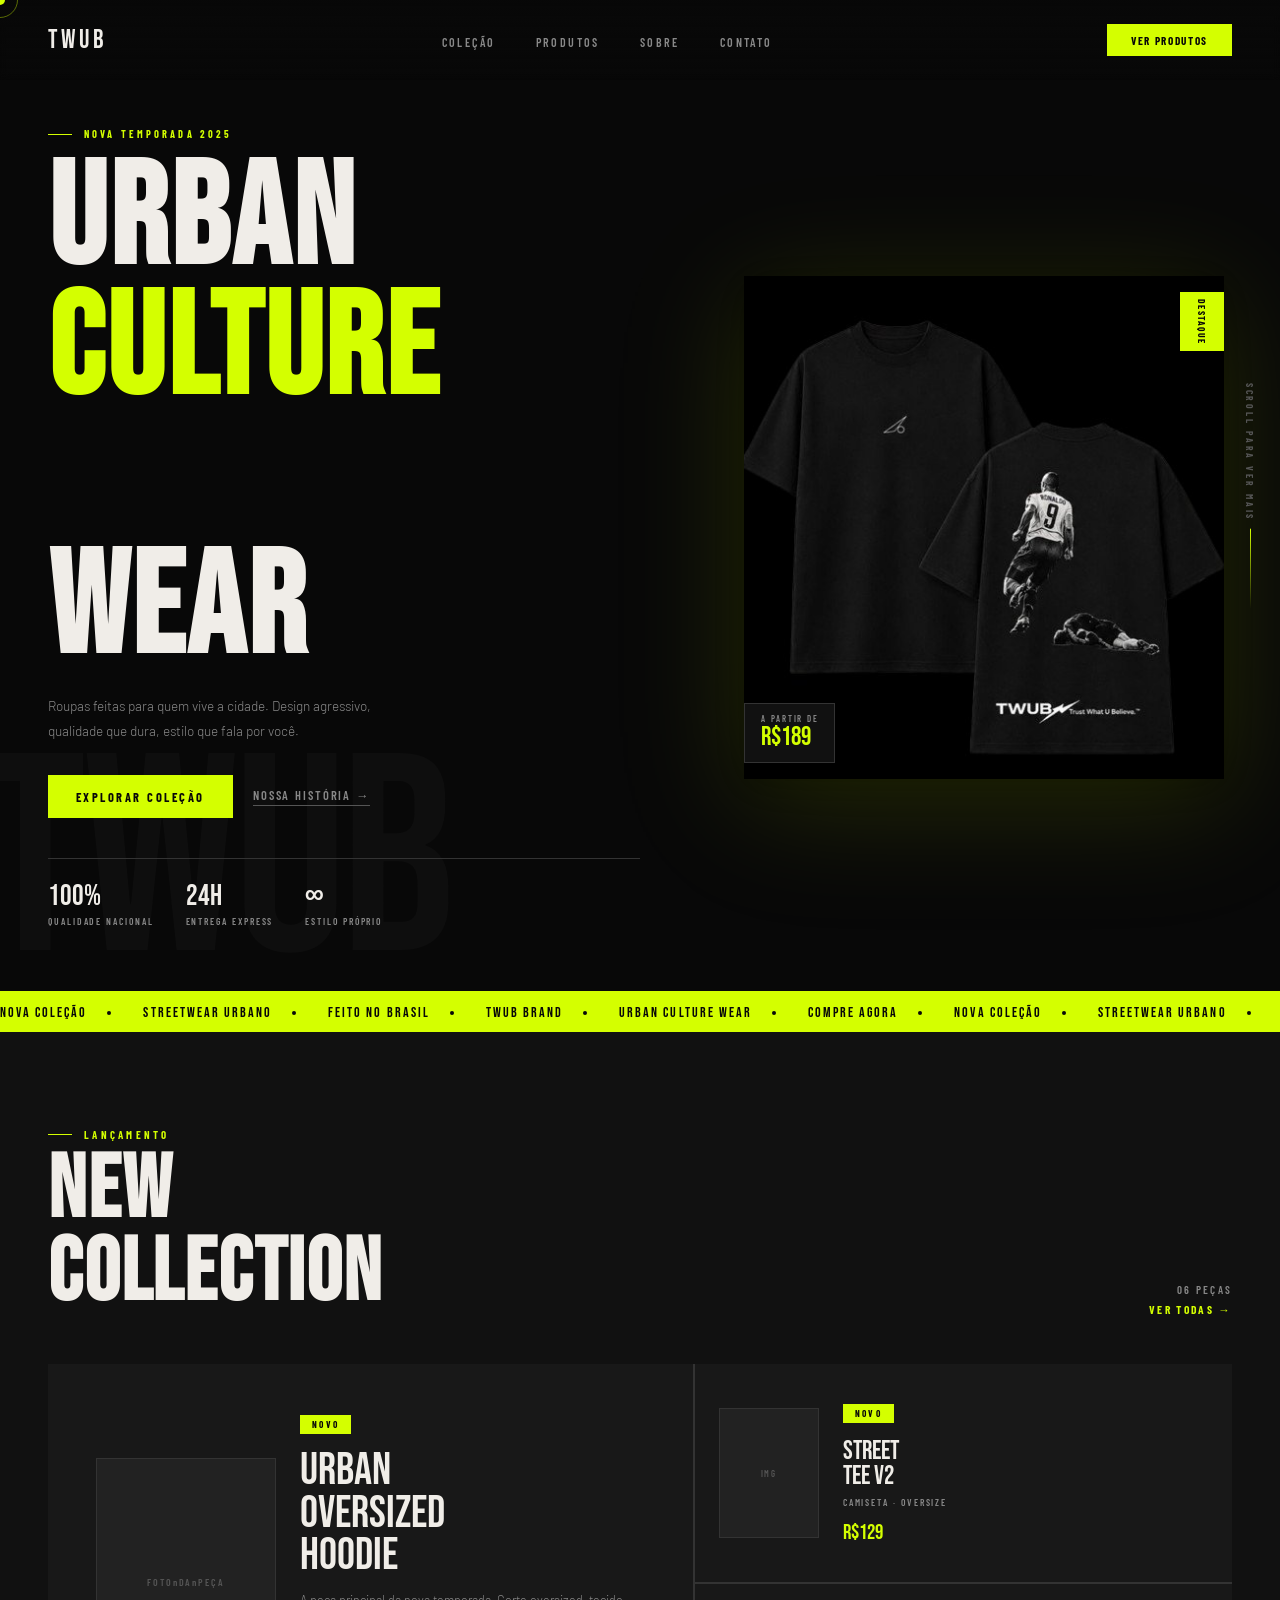
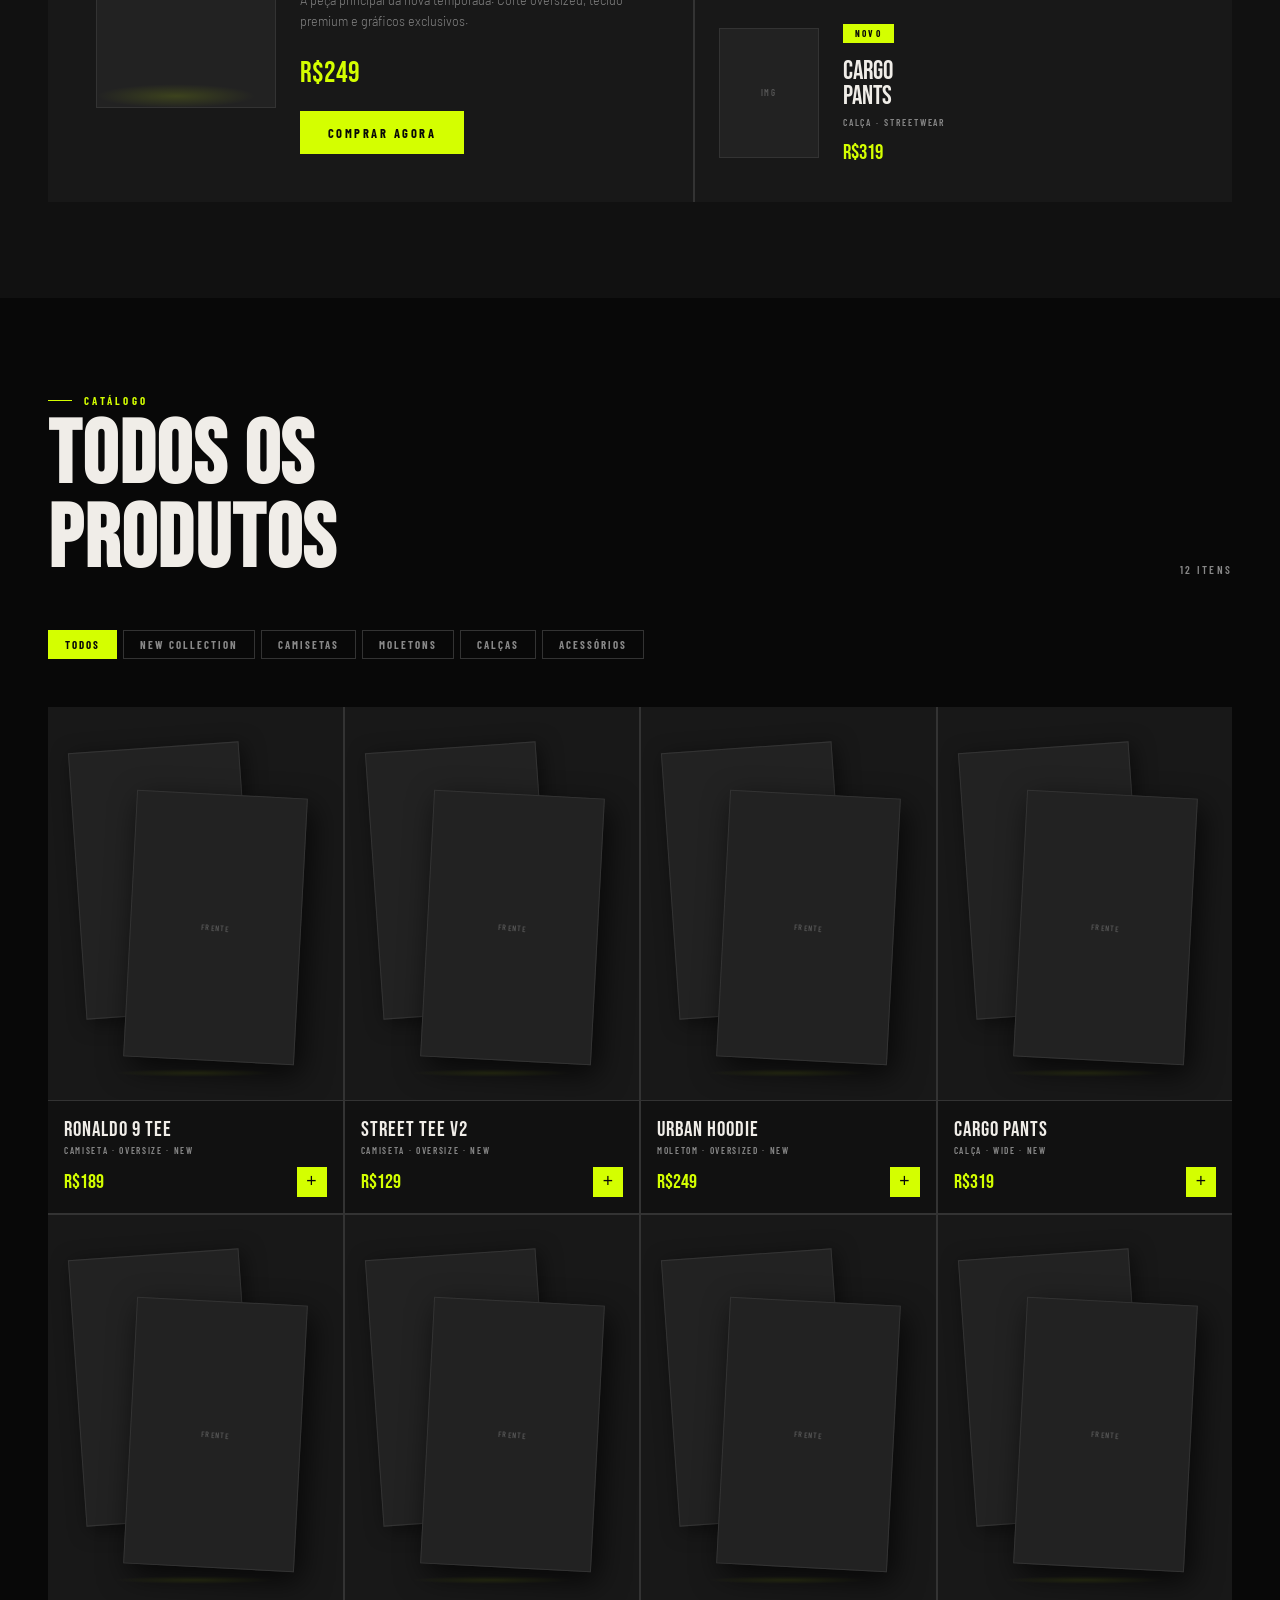
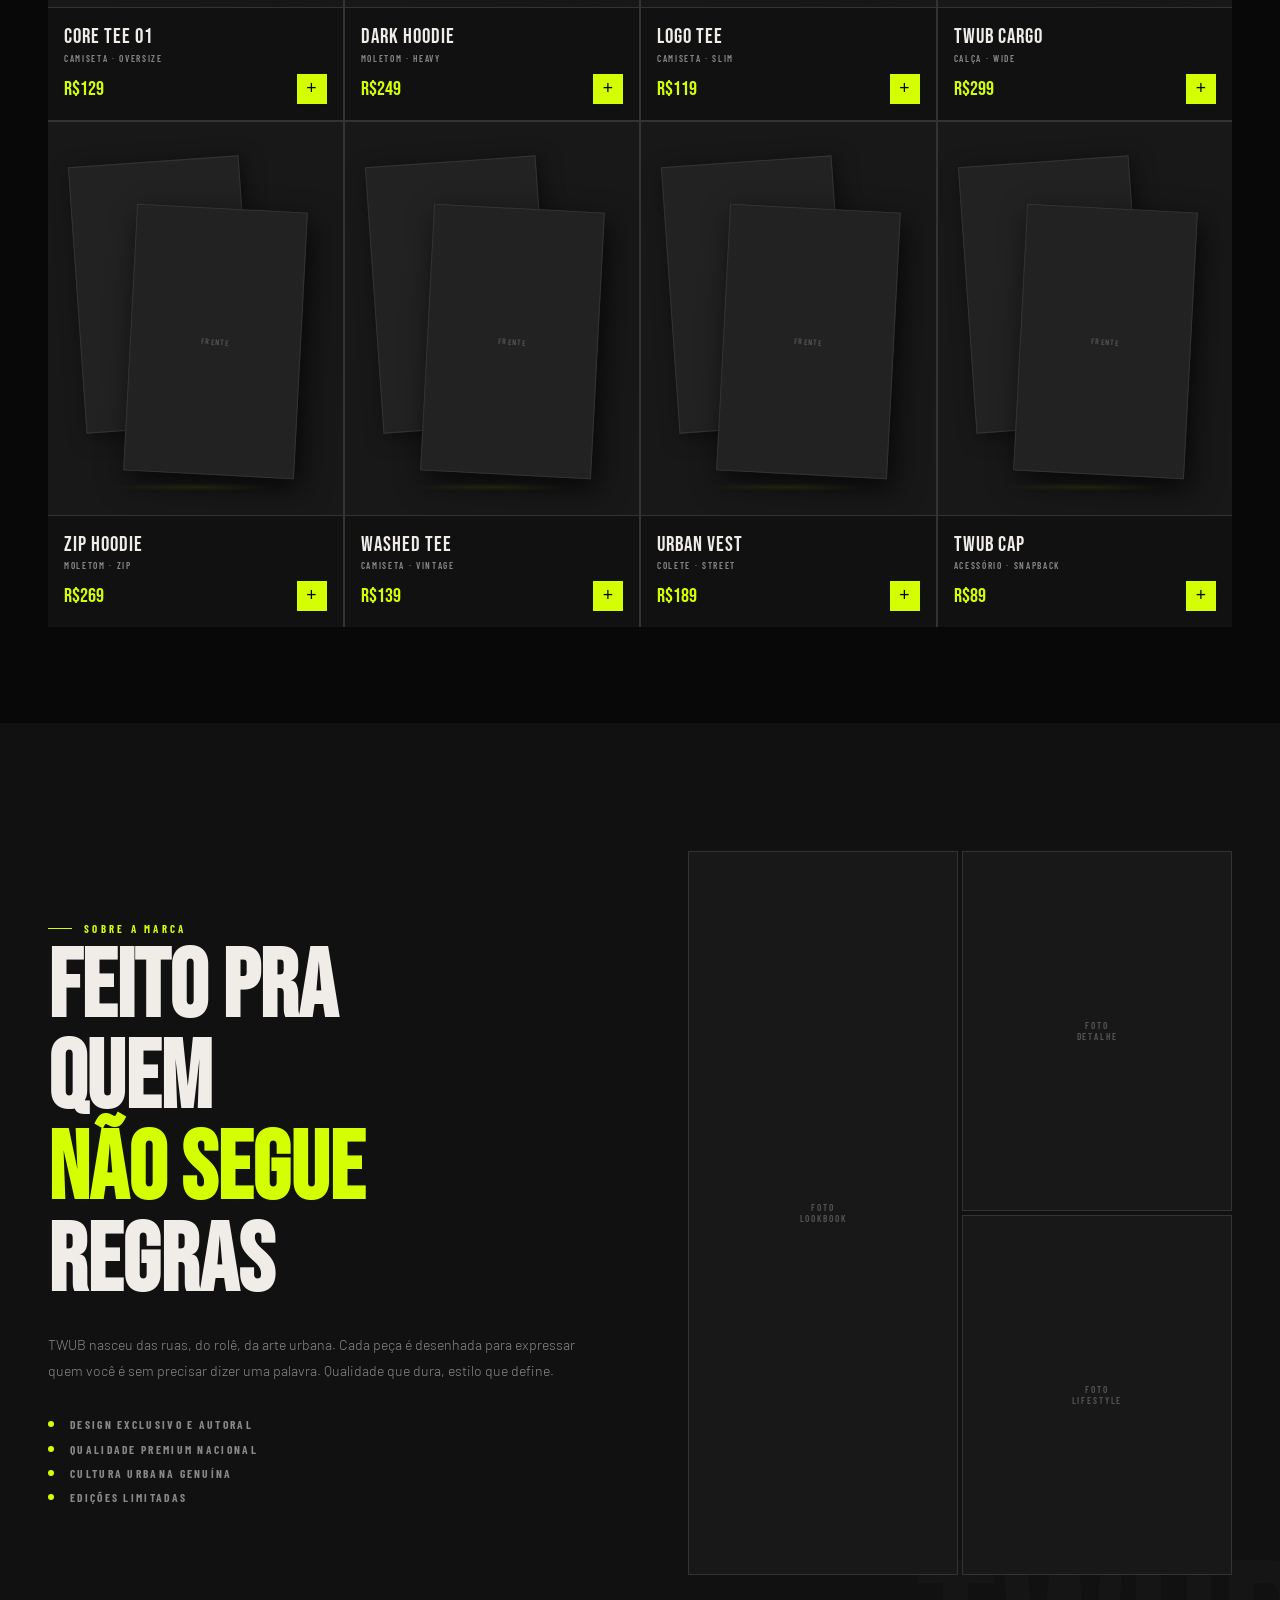
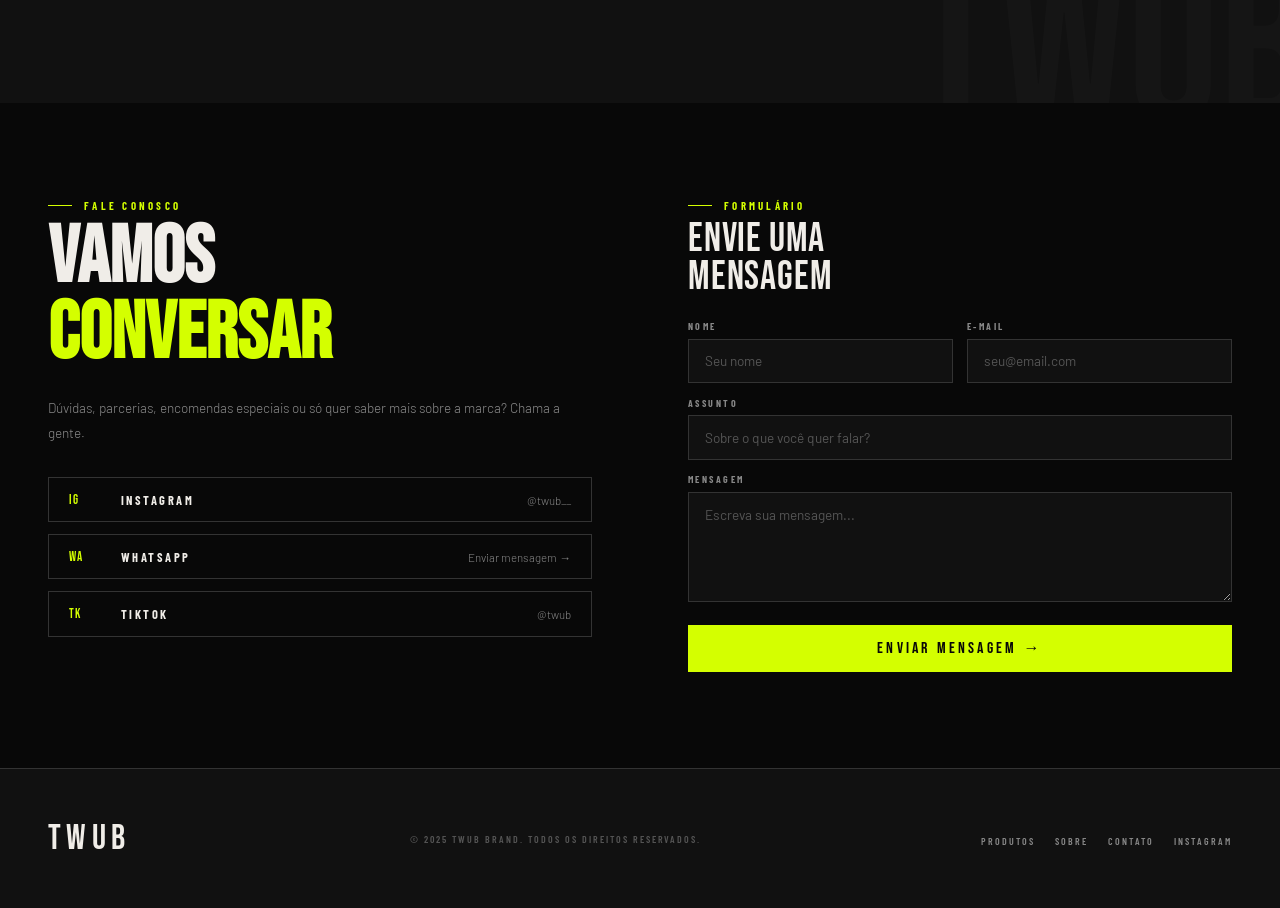
<file: twub_streetwear_v2.html>
<!DOCTYPE html>
<html lang="pt-BR">
<head>
<meta charset="UTF-8">
<meta name="viewport" content="width=device-width, initial-scale=1.0">
<title>TWUB</title>
<link href="https://fonts.googleapis.com/css2?family=Bebas+Neue&family=Barlow+Condensed:wght@300;400;600;700&family=Barlow:wght@300;400;500&display=swap" rel="stylesheet">
<style>
  *, *::before, *::after { margin: 0; padding: 0; box-sizing: border-box; }

  :root {
    --black: #080808;
    --dark: #111111;
    --dark2: #181818;
    --dark3: #222222;
    --gray: #333333;
    --gray2: #555555;
    --gray3: #888888;
    --white: #f0ede8;
    --accent: #d4ff00;
    --accent2: #b8e000;
  }

  html { scroll-behavior: smooth; }

  body {
    background: var(--black);
    color: var(--white);
    font-family: 'Barlow', sans-serif;
    overflow-x: hidden;
    cursor: none;
  }

  /* CUSTOM CURSOR - hide on touch devices */
  @media (hover: none) {
    body { cursor: auto; }
    .cursor, .cursor-ring { display: none; }
  }

  .cursor {
    position: fixed;
    width: 10px;
    height: 10px;
    background: var(--accent);
    border-radius: 50%;
    pointer-events: none;
    z-index: 9999;
    transform: translate(-50%, -50%);
    transition: transform 0.1s ease;
  }

  .cursor-ring {
    position: fixed;
    width: 36px;
    height: 36px;
    border: 1px solid rgba(212,255,0,0.4);
    border-radius: 50%;
    pointer-events: none;
    z-index: 9998;
    transform: translate(-50%, -50%);
    transition: transform 0.15s ease, width 0.2s ease, height 0.2s ease;
  }

  /* ========================
     NAV - mobile first
  ======================== */
  nav {
    position: fixed;
    top: 0;
    left: 0;
    right: 0;
    z-index: 100;
    display: flex;
    align-items: center;
    justify-content: space-between;
    padding: 1rem 1.25rem;
    background: linear-gradient(to bottom, rgba(8,8,8,0.95) 0%, transparent 100%);
    backdrop-filter: blur(4px);
    gap: 1rem;
  }

  .nav-logo {
    font-family: 'Bebas Neue', sans-serif;
    font-size: 1.6rem;
    letter-spacing: 0.15em;
    color: var(--white);
    text-decoration: none;
    flex-shrink: 0;
  }

  .nav-logo span { color: var(--accent); }

  /* Hamburger - mobile only */
  .nav-hamburger {
    display: flex;
    flex-direction: column;
    gap: 5px;
    cursor: pointer;
    padding: 4px;
    background: none;
    border: none;
  }

  .nav-hamburger span {
    display: block;
    width: 22px;
    height: 2px;
    background: var(--white);
    transition: all 0.3s;
  }

  .nav-hamburger.open span:nth-child(1) { transform: translateY(7px) rotate(45deg); }
  .nav-hamburger.open span:nth-child(2) { opacity: 0; }
  .nav-hamburger.open span:nth-child(3) { transform: translateY(-7px) rotate(-45deg); }

  .nav-links {
    display: none;
    position: absolute;
    top: 100%;
    left: 0;
    right: 0;
    background: rgba(8,8,8,0.98);
    flex-direction: column;
    gap: 0;
    list-style: none;
    border-top: 1px solid var(--gray);
  }

  .nav-links.open { display: flex; }

  .nav-links li a {
    display: block;
    padding: 1rem 1.5rem;
    font-family: 'Barlow Condensed', sans-serif;
    font-size: 0.85rem;
    font-weight: 600;
    letter-spacing: 0.2em;
    text-transform: uppercase;
    color: var(--gray3);
    text-decoration: none;
    border-bottom: 1px solid var(--gray);
    transition: color 0.2s, background 0.2s;
  }

  .nav-links li a:hover { color: var(--accent); background: var(--dark); }

  .nav-cta {
    font-family: 'Barlow Condensed', sans-serif;
    font-size: 0.7rem;
    font-weight: 700;
    letter-spacing: 0.15em;
    text-transform: uppercase;
    color: var(--black);
    background: var(--accent);
    padding: 0.5rem 1rem;
    text-decoration: none;
    transition: background 0.2s;
    flex-shrink: 0;
    white-space: nowrap;
  }

  .nav-cta:hover { background: var(--accent2); }

  /* Tablet+ nav */
  @media (min-width: 768px) {
    nav { padding: 1.5rem 2rem; }
    .nav-hamburger { display: none; }
    .nav-links {
      display: flex !important;
      position: static;
      flex-direction: row;
      gap: 2rem;
      background: none;
      border: none;
    }
    .nav-links li a {
      display: inline;
      padding: 0;
      border: none;
      font-size: 0.75rem;
    }
    .nav-cta { padding: 0.6rem 1.5rem; }
  }

  @media (min-width: 1024px) {
    nav { padding: 1.5rem 3rem; }
    .nav-links { gap: 2.5rem; }
  }

  /* ========================
     HERO - mobile first
  ======================== */
  .hero {
    min-height: 100vh;
    display: flex;
    flex-direction: column;
    position: relative;
    overflow: hidden;
  }

  .hero-bg-text {
    position: absolute;
    bottom: -1rem;
    left: -1rem;
    font-family: 'Bebas Neue', sans-serif;
    font-size: 35vw;
    line-height: 1;
    color: rgba(255,255,255,0.025);
    white-space: nowrap;
    pointer-events: none;
    user-select: none;
    letter-spacing: -0.02em;
  }

  .hero-left {
    display: flex;
    flex-direction: column;
    justify-content: flex-end;
    padding: 7rem 1.25rem 2rem;
    position: relative;
    z-index: 2;
    order: 2;
  }

  .hero-tag {
    font-family: 'Barlow Condensed', sans-serif;
    font-size: 0.65rem;
    font-weight: 700;
    letter-spacing: 0.3em;
    text-transform: uppercase;
    color: var(--accent);
    margin-bottom: 1rem;
    display: flex;
    align-items: center;
    gap: 0.75rem;
  }

  .hero-tag::before {
    content: '';
    display: block;
    width: 1.5rem;
    height: 1px;
    background: var(--accent);
  }

  .hero-title {
    font-family: 'Bebas Neue', sans-serif;
    font-size: clamp(4rem, 14vw, 9rem);
    line-height: 0.9;
    letter-spacing: 0.02em;
    color: var(--white);
    margin-bottom: 1.25rem;
  }

  .hero-title em {
    font-style: normal;
    color: var(--accent);
    display: block;
  }

  .hero-desc {
    font-family: 'Barlow', sans-serif;
    font-size: 0.85rem;
    font-weight: 300;
    line-height: 1.8;
    color: var(--gray3);
    max-width: 340px;
    margin-bottom: 2rem;
  }

  .hero-actions {
    display: flex;
    align-items: center;
    gap: 1.25rem;
    flex-wrap: wrap;
  }

  .btn-primary {
    font-family: 'Barlow Condensed', sans-serif;
    font-size: 0.78rem;
    font-weight: 700;
    letter-spacing: 0.2em;
    text-transform: uppercase;
    color: var(--black);
    background: var(--accent);
    padding: 0.9rem 1.75rem;
    text-decoration: none;
    transition: background 0.2s, transform 0.2s;
    display: inline-block;
  }

  .btn-primary:hover { background: var(--accent2); transform: translateY(-2px); }

  .btn-ghost {
    font-family: 'Barlow Condensed', sans-serif;
    font-size: 0.78rem;
    font-weight: 600;
    letter-spacing: 0.15em;
    text-transform: uppercase;
    color: var(--gray3);
    text-decoration: none;
    border-bottom: 1px solid var(--gray2);
    padding-bottom: 2px;
    transition: color 0.2s;
  }

  .btn-ghost:hover { color: var(--white); }

  .hero-stats {
    display: flex;
    gap: 2rem;
    margin-top: 2.5rem;
    padding-top: 1.5rem;
    border-top: 1px solid var(--gray);
    flex-wrap: wrap;
  }

  .stat-num {
    font-family: 'Bebas Neue', sans-serif;
    font-size: 1.8rem;
    color: var(--white);
    display: block;
    line-height: 1;
  }

  .stat-label {
    font-family: 'Barlow Condensed', sans-serif;
    font-size: 0.6rem;
    font-weight: 600;
    letter-spacing: 0.2em;
    text-transform: uppercase;
    color: var(--gray3);
    display: block;
    margin-top: 0.2rem;
  }

  /* HERO RIGHT - shirt image area */
  .hero-right {
    order: 1;
    position: relative;
    display: flex;
    align-items: center;
    justify-content: center;
    min-height: 50vw;
    overflow: visible;
  }

  .hero-product-area {
    position: relative;
    width: 100%;
    height: 100%;
    display: flex;
    align-items: center;
    justify-content: center;
    padding: 2rem 1rem 0;
  }

  .hero-glow {
    position: absolute;
    width: 280px;
    height: 280px;
    background: radial-gradient(circle, rgba(212,255,0,0.1) 0%, transparent 70%);
    border-radius: 50%;
    animation: pulse 4s ease-in-out infinite;
    pointer-events: none;
  }

  @keyframes pulse {
    0%, 100% { transform: scale(1); opacity: 0.6; }
    50% { transform: scale(1.1); opacity: 1; }
  }

  .product-float {
    position: relative;
    z-index: 2;
    animation: float 6s ease-in-out infinite;
    display: flex;
    align-items: center;
    justify-content: center;
  }

  .product-float img {
    width: clamp(260px, 70vw, 480px);
    height: auto;
    display: block;
    filter: drop-shadow(0 20px 60px rgba(212,255,0,0.15)) drop-shadow(0 5px 20px rgba(0,0,0,0.8));
  }

  @keyframes float {
    0%, 100% { transform: translateY(0px) rotate(-1deg); }
    50% { transform: translateY(-18px) rotate(1deg); }
  }

  .product-badge {
    position: absolute;
    top: 1rem;
    right: 0;
    background: var(--accent);
    color: var(--black);
    font-family: 'Barlow Condensed', sans-serif;
    font-size: 0.6rem;
    font-weight: 700;
    letter-spacing: 0.15em;
    text-transform: uppercase;
    padding: 0.4rem 1rem;
    writing-mode: vertical-rl;
    text-orientation: mixed;
  }

  .product-price-tag {
    position: absolute;
    bottom: 1rem;
    left: 0;
    background: var(--dark);
    border: 1px solid var(--gray);
    padding: 0.6rem 1rem;
  }

  .price-label {
    font-family: 'Barlow Condensed', sans-serif;
    font-size: 0.55rem;
    font-weight: 600;
    letter-spacing: 0.2em;
    text-transform: uppercase;
    color: var(--gray3);
    display: block;
  }

  .price-value {
    font-family: 'Bebas Neue', sans-serif;
    font-size: 1.6rem;
    color: var(--accent);
    display: block;
    line-height: 1.1;
  }

  .hero-line {
    display: none;
  }

  /* Tablet hero layout */
  @media (min-width: 768px) {
    .hero {
      flex-direction: row;
    }
    .hero-left {
      order: 1;
      flex: 1;
      justify-content: center;
      padding: 8rem 2rem 4rem;
    }
    .hero-right {
      order: 2;
      flex: 1;
      min-height: 100vh;
    }
    .hero-product-area { padding: 6rem 2rem 2rem; }
    .hero-glow { width: 360px; height: 360px; }
    .hero-line {
      display: flex;
      position: absolute;
      right: 1.5rem;
      top: 50%;
      transform: translateY(-50%);
      flex-direction: column;
      gap: 0.5rem;
      align-items: center;
      z-index: 3;
    }
    .hero-line-text {
      font-family: 'Barlow Condensed', sans-serif;
      font-size: 0.6rem;
      font-weight: 700;
      letter-spacing: 0.3em;
      text-transform: uppercase;
      color: var(--gray2);
      writing-mode: vertical-rl;
    }
    .hero-line-bar {
      width: 1px;
      height: 80px;
      background: linear-gradient(to bottom, var(--accent), transparent);
    }
    .hero-bg-text { font-size: 22vw; }
    .product-float img { width: clamp(280px, 40vw, 480px); }
  }

  @media (min-width: 1024px) {
    .hero-left { padding: 8rem 3rem 4rem; }
    .hero-product-area { padding: 6rem 3rem 2rem; }
    .hero-glow { width: 400px; height: 400px; }
  }

  /* ========================
     TICKER
  ======================== */
  .ticker {
    background: var(--accent);
    padding: 0.65rem 0;
    overflow: hidden;
    white-space: nowrap;
  }

  .ticker-inner {
    display: inline-flex;
    animation: ticker 20s linear infinite;
    gap: 2rem;
  }

  @keyframes ticker {
    from { transform: translateX(0); }
    to { transform: translateX(-50%); }
  }

  .ticker-item {
    font-family: 'Bebas Neue', sans-serif;
    font-size: 0.85rem;
    letter-spacing: 0.15em;
    color: var(--black);
    display: flex;
    align-items: center;
    gap: 1.25rem;
  }

  .ticker-dot {
    width: 4px;
    height: 4px;
    background: var(--black);
    border-radius: 50%;
  }

  /* ========================
     NEW COLLECTION - mobile first
  ======================== */
  .new-collection {
    padding: 4rem 1.25rem;
    background: var(--dark);
    position: relative;
    overflow: hidden;
  }

  @media (min-width: 768px) { .new-collection { padding: 5rem 2rem; } }
  @media (min-width: 1024px) { .new-collection { padding: 6rem 3rem; } }

  .section-header {
    display: flex;
    align-items: flex-end;
    justify-content: space-between;
    margin-bottom: 2rem;
    gap: 1rem;
    flex-wrap: wrap;
  }

  @media (min-width: 768px) { .section-header { margin-bottom: 3rem; } }

  .section-tag {
    font-family: 'Barlow Condensed', sans-serif;
    font-size: 0.68rem;
    font-weight: 700;
    letter-spacing: 0.3em;
    text-transform: uppercase;
    color: var(--accent);
    display: flex;
    align-items: center;
    gap: 0.75rem;
    margin-bottom: 0.5rem;
  }

  .section-tag::before {
    content: '';
    display: block;
    width: 1.5rem;
    height: 1px;
    background: var(--accent);
    flex-shrink: 0;
  }

  .section-title {
    font-family: 'Bebas Neue', sans-serif;
    font-size: clamp(2.5rem, 8vw, 5.5rem);
    line-height: 0.95;
    letter-spacing: 0.02em;
    color: var(--white);
  }

  .section-count {
    font-family: 'Barlow Condensed', sans-serif;
    font-size: 0.7rem;
    font-weight: 600;
    letter-spacing: 0.2em;
    text-transform: uppercase;
    color: var(--gray3);
    margin-bottom: 0.4rem;
  }

  .view-all {
    font-family: 'Barlow Condensed', sans-serif;
    font-size: 0.72rem;
    font-weight: 700;
    letter-spacing: 0.2em;
    text-transform: uppercase;
    color: var(--accent);
    text-decoration: none;
    display: flex;
    align-items: center;
    gap: 0.5rem;
    transition: gap 0.2s;
    cursor: pointer;
    background: none;
    border: none;
  }

  .view-all:hover { gap: 1rem; }

  /* NEW COLLECTION FEATURED - mobile first stack */
  .collection-featured {
    display: flex;
    flex-direction: column;
    gap: 2px;
    background: var(--gray);
  }

  @media (min-width: 768px) {
    .collection-featured {
      display: grid;
      grid-template-columns: 1.2fr 1fr;
    }
  }

  .collection-main {
    background: var(--dark2);
    padding: 2rem 1.25rem;
    display: flex;
    flex-direction: column;
    gap: 1.5rem;
    align-items: flex-start;
    position: relative;
    overflow: hidden;
  }

  @media (min-width: 480px) {
    .collection-main {
      flex-direction: row;
      align-items: center;
      padding: 2.5rem;
    }
  }

  @media (min-width: 1024px) { .collection-main { padding: 3rem; } }

  .collection-main-img {
    width: 160px;
    height: 220px;
    flex-shrink: 0;
    background: var(--dark3);
    border: 1px solid var(--gray);
    display: flex;
    align-items: center;
    justify-content: center;
    animation: float 5s ease-in-out infinite;
    position: relative;
  }

  @media (min-width: 768px) {
    .collection-main-img { width: 180px; height: 250px; }
  }

  .collection-main-img::after {
    content: 'FOTO\nDA\nPEÇA';
    font-family: 'Barlow Condensed', sans-serif;
    font-size: 0.62rem;
    font-weight: 600;
    letter-spacing: 0.2em;
    text-align: center;
    color: var(--gray2);
    white-space: pre;
    line-height: 2;
  }

  .collection-main-shadow {
    position: absolute;
    bottom: 0;
    left: 0;
    width: 160px;
    height: 24px;
    background: radial-gradient(ellipse, rgba(212,255,0,0.15) 0%, transparent 70%);
    animation: shadowFloat 5s ease-in-out infinite;
  }

  @keyframes shadowFloat {
    0%, 100% { transform: scaleX(1); opacity: 0.8; }
    50% { transform: scaleX(0.8); opacity: 0.4; }
  }

  .collection-main-info { flex: 1; }

  .new-badge {
    display: inline-block;
    background: var(--accent);
    color: var(--black);
    font-family: 'Barlow Condensed', sans-serif;
    font-size: 0.58rem;
    font-weight: 700;
    letter-spacing: 0.25em;
    text-transform: uppercase;
    padding: 0.25rem 0.75rem;
    margin-bottom: 1rem;
  }

  .collection-main-name {
    font-family: 'Bebas Neue', sans-serif;
    font-size: clamp(2rem, 5vw, 2.8rem);
    line-height: 0.95;
    color: var(--white);
    margin-bottom: 0.75rem;
  }

  .collection-main-desc {
    font-family: 'Barlow', sans-serif;
    font-size: 0.78rem;
    font-weight: 300;
    color: var(--gray3);
    line-height: 1.7;
    margin-bottom: 1.5rem;
  }

  .collection-main-price {
    font-family: 'Bebas Neue', sans-serif;
    font-size: 1.8rem;
    color: var(--accent);
    margin-bottom: 1.25rem;
    display: block;
  }

  /* COLLECTION SIDE ITEMS */
  .collection-side {
    display: grid;
    grid-template-columns: 1fr 1fr;
    gap: 2px;
  }

  @media (min-width: 768px) {
    .collection-side {
      grid-template-columns: 1fr;
      grid-template-rows: 1fr 1fr;
    }
  }

  .side-item {
    background: var(--dark2);
    padding: 1.25rem;
    display: flex;
    align-items: center;
    gap: 1rem;
    transition: background 0.2s;
    position: relative;
    overflow: hidden;
    flex-direction: column;
  }

  @media (min-width: 480px) {
    .side-item { flex-direction: row; padding: 1.5rem; gap: 1.5rem; }
  }

  .side-item:hover { background: var(--dark3); }

  .side-item-img {
    width: 80px;
    height: 110px;
    flex-shrink: 0;
    background: var(--dark3);
    border: 1px solid var(--gray);
    display: flex;
    align-items: center;
    justify-content: center;
    animation: float 7s ease-in-out infinite;
  }

  @media (min-width: 768px) { .side-item-img { width: 100px; height: 130px; } }

  .side-item:nth-child(2) .side-item-img { animation-delay: -3s; }

  .side-item-img::after {
    content: 'IMG';
    font-family: 'Barlow Condensed', sans-serif;
    font-size: 0.55rem;
    font-weight: 600;
    letter-spacing: 0.2em;
    color: var(--gray2);
  }

  .side-item-info { flex: 1; }

  .side-item-name {
    font-family: 'Bebas Neue', sans-serif;
    font-size: clamp(1.2rem, 3vw, 1.6rem);
    color: var(--white);
    line-height: 1;
    margin-bottom: 0.4rem;
  }

  .side-item-type {
    font-family: 'Barlow Condensed', sans-serif;
    font-size: 0.6rem;
    font-weight: 600;
    letter-spacing: 0.2em;
    text-transform: uppercase;
    color: var(--gray3);
    margin-bottom: 0.75rem;
  }

  .side-item-price {
    font-family: 'Bebas Neue', sans-serif;
    font-size: 1.3rem;
    color: var(--accent);
  }

  /* ========================
     PRODUCTS GRID - mobile first
  ======================== */
  .products {
    padding: 4rem 1.25rem;
    background: var(--black);
    position: relative;
  }

  @media (min-width: 768px) { .products { padding: 5rem 2rem; } }
  @media (min-width: 1024px) { .products { padding: 6rem 3rem; } }

  .products-bg-text {
    position: absolute;
    top: 50%;
    left: 50%;
    transform: translate(-50%, -50%);
    font-family: 'Bebas Neue', sans-serif;
    font-size: 20vw;
    color: rgba(255,255,255,0.018);
    white-space: nowrap;
    pointer-events: none;
    user-select: none;
    letter-spacing: 0.05em;
  }

  .products-filters {
    display: flex;
    gap: 0.4rem;
    margin-bottom: 2rem;
    flex-wrap: wrap;
  }

  @media (min-width: 768px) { .products-filters { margin-bottom: 3rem; } }

  .filter-btn {
    font-family: 'Barlow Condensed', sans-serif;
    font-size: 0.68rem;
    font-weight: 700;
    letter-spacing: 0.18em;
    text-transform: uppercase;
    padding: 0.45rem 1rem;
    border: 1px solid var(--gray);
    background: transparent;
    color: var(--gray3);
    cursor: pointer;
    transition: all 0.2s;
  }

  .filter-btn:hover, .filter-btn.active {
    background: var(--accent);
    border-color: var(--accent);
    color: var(--black);
  }

  /* Products grid: 2 cols mobile, 3 tablet, 4 desktop */
  .products-grid {
    display: grid;
    grid-template-columns: repeat(2, 1fr);
    gap: 2px;
    background: var(--gray);
    position: relative;
    z-index: 2;
  }

  @media (min-width: 640px) { .products-grid { grid-template-columns: repeat(3, 1fr); } }
  @media (min-width: 1024px) { .products-grid { grid-template-columns: repeat(4, 1fr); } }

  .product-card {
    background: var(--dark);
    overflow: hidden;
    transition: background 0.3s;
    position: relative;
  }

  /* hidden by filter */
  .product-card[data-hidden="true"] { display: none; }

  .product-card:hover { background: var(--dark2); }

  /* ---- Dual-photo card image area ---- */
  .product-card-img {
    width: 100%;
    aspect-ratio: 3/4;
    background: var(--dark2);
    position: relative;
    overflow: hidden;
    display: flex;
    align-items: center;
    justify-content: center;
  }

  /* Two overlapping shirt silhouettes */
  .img-back, .img-front {
    position: absolute;
    width: 58%;
    height: 68%;
    background: var(--dark3);
    border: 1px solid var(--gray);
    display: flex;
    align-items: center;
    justify-content: center;
    font-family: 'Barlow Condensed', sans-serif;
    font-size: 0.5rem;
    font-weight: 600;
    letter-spacing: 0.15em;
    color: var(--gray2);
    transition: transform 0.5s ease, box-shadow 0.4s ease;
  }

  /* Back card: offset top-left */
  .img-back {
    top: 10%;
    left: 10%;
    z-index: 1;
    transform: rotate(-4deg);
    box-shadow: 4px 4px 20px rgba(0,0,0,0.5);
  }

  /* Front card: offset bottom-right, on top */
  .img-front {
    top: 22%;
    left: 28%;
    z-index: 2;
    transform: rotate(3deg);
    box-shadow: 6px 10px 30px rgba(0,0,0,0.7);
  }

  /* Hover: spread slightly */
  .product-card:hover .img-back {
    transform: rotate(-6deg) translate(-4px, -4px);
    box-shadow: 6px 6px 28px rgba(212,255,0,0.08);
  }

  .product-card:hover .img-front {
    transform: rotate(5deg) translate(4px, -8px);
    box-shadow: 8px 14px 36px rgba(0,0,0,0.8);
  }

  .float-shadow {
    position: absolute;
    bottom: 6%;
    left: 50%;
    transform: translateX(-50%);
    width: 55%;
    height: 8px;
    background: radial-gradient(ellipse, rgba(212,255,0,0.12) 0%, transparent 70%);
    transition: all 0.4s ease;
    z-index: 0;
  }

  .product-card:hover .float-shadow {
    width: 45%;
    opacity: 0.5;
    bottom: 4%;
  }

  .card-top-line {
    position: absolute;
    top: 0;
    left: 0;
    right: 0;
    height: 2px;
    background: var(--accent);
    transform: scaleX(0);
    transform-origin: left;
    transition: transform 0.3s;
    z-index: 10;
  }

  .product-card:hover .card-top-line { transform: scaleX(1); }

  .product-card-info {
    padding: 1rem;
    border-top: 1px solid var(--gray);
  }

  .product-card-name {
    font-family: 'Bebas Neue', sans-serif;
    font-size: 1.1rem;
    color: var(--white);
    letter-spacing: 0.05em;
    margin-bottom: 0.2rem;
  }

  @media (min-width: 768px) { .product-card-name { font-size: 1.3rem; } }

  .product-card-type {
    font-family: 'Barlow Condensed', sans-serif;
    font-size: 0.58rem;
    font-weight: 600;
    letter-spacing: 0.18em;
    text-transform: uppercase;
    color: var(--gray3);
    margin-bottom: 0.65rem;
  }

  .product-card-bottom {
    display: flex;
    align-items: center;
    justify-content: space-between;
  }

  .product-card-price {
    font-family: 'Bebas Neue', sans-serif;
    font-size: 1.25rem;
    color: var(--accent);
  }

  .add-btn {
    width: 30px;
    height: 30px;
    background: var(--accent);
    border: none;
    color: var(--black);
    font-size: 1.1rem;
    display: flex;
    align-items: center;
    justify-content: center;
    cursor: pointer;
    transition: background 0.2s, transform 0.2s;
    line-height: 1;
    flex-shrink: 0;
  }

  .add-btn:hover { background: var(--accent2); transform: rotate(90deg); }

  /* ========================
     MANIFESTO - mobile first
  ======================== */
  .manifesto {
    padding: 5rem 1.25rem;
    background: var(--dark);
    display: flex;
    flex-direction: column;
    gap: 3rem;
    position: relative;
    overflow: hidden;
  }

  @media (min-width: 768px) {
    .manifesto {
      display: grid;
      grid-template-columns: 1fr 1fr;
      gap: 4rem;
      align-items: center;
      padding: 6rem 2rem;
    }
  }

  @media (min-width: 1024px) {
    .manifesto {
      gap: 6rem;
      padding: 8rem 3rem;
    }
  }

  .manifesto-bg {
    position: absolute;
    bottom: -4rem;
    right: -2rem;
    font-family: 'Bebas Neue', sans-serif;
    font-size: 18vw;
    color: rgba(255,255,255,0.02);
    pointer-events: none;
    line-height: 1;
  }

  .manifesto-left { position: relative; z-index: 2; }

  .manifesto-title {
    font-family: 'Bebas Neue', sans-serif;
    font-size: clamp(3rem, 8vw, 6rem);
    line-height: 0.95;
    color: var(--white);
    margin-bottom: 1.5rem;
  }

  .manifesto-title em { font-style: normal; color: var(--accent); }

  .manifesto-text {
    font-family: 'Barlow', sans-serif;
    font-size: 0.88rem;
    font-weight: 300;
    line-height: 1.9;
    color: var(--gray3);
    margin-bottom: 2rem;
  }

  .manifesto-values { display: flex; flex-direction: column; gap: 0.65rem; }

  .value-item {
    display: flex;
    align-items: center;
    gap: 1rem;
    font-family: 'Barlow Condensed', sans-serif;
    font-size: 0.72rem;
    font-weight: 700;
    letter-spacing: 0.2em;
    text-transform: uppercase;
    color: var(--gray3);
  }

  .value-item::before {
    content: '';
    display: block;
    width: 6px;
    height: 6px;
    background: var(--accent);
    border-radius: 50%;
    flex-shrink: 0;
  }

  .manifesto-right {
    position: relative;
    z-index: 2;
  }

  .manifesto-imgs {
    display: grid;
    grid-template-columns: 1fr 1fr;
    grid-template-rows: auto auto;
    gap: 4px;
  }

  .manifesto-img {
    background: var(--dark2);
    border: 1px solid var(--gray);
    display: flex;
    align-items: center;
    justify-content: center;
    aspect-ratio: 3/4;
    position: relative;
    overflow: hidden;
  }

  .manifesto-img:first-child { grid-row: span 2; aspect-ratio: auto; }

  .manifesto-img-inner {
    animation: float 8s ease-in-out infinite;
    width: 70%;
    height: 80%;
    display: flex;
    align-items: center;
    justify-content: center;
    font-family: 'Barlow Condensed', sans-serif;
    font-size: 0.58rem;
    font-weight: 600;
    letter-spacing: 0.2em;
    color: var(--gray2);
    flex-direction: column;
    gap: 0.5rem;
    text-align: center;
  }

  .manifesto-img:nth-child(2) .manifesto-img-inner { animation-delay: -2s; }
  .manifesto-img:nth-child(3) .manifesto-img-inner { animation-delay: -4s; }

  /* ========================
     CONTACT - mobile first
  ======================== */
  .contact {
    padding: 4rem 1.25rem;
    background: var(--black);
    display: flex;
    flex-direction: column;
    gap: 3rem;
    align-items: start;
  }

  @media (min-width: 768px) {
    .contact {
      display: grid;
      grid-template-columns: 1fr 1fr;
      gap: 4rem;
      padding: 5rem 2rem;
    }
  }

  @media (min-width: 1024px) {
    .contact { gap: 6rem; padding: 6rem 3rem; }
  }

  .contact-left { position: relative; width: 100%; }

  .contact-title {
    font-family: 'Bebas Neue', sans-serif;
    font-size: clamp(2.5rem, 8vw, 5rem);
    line-height: 0.95;
    color: var(--white);
    margin-bottom: 1.5rem;
  }

  .contact-title em { font-style: normal; color: var(--accent); }

  .contact-text {
    font-family: 'Barlow', sans-serif;
    font-size: 0.85rem;
    font-weight: 300;
    line-height: 1.8;
    color: var(--gray3);
    margin-bottom: 2rem;
  }

  .social-links { display: flex; flex-direction: column; gap: 0.75rem; }

  .social-link {
    display: flex;
    align-items: center;
    gap: 1.25rem;
    text-decoration: none;
    padding: 0.85rem 1.25rem;
    border: 1px solid var(--gray);
    transition: all 0.2s;
    position: relative;
    overflow: hidden;
  }

  .social-link::before {
    content: '';
    position: absolute;
    left: 0; top: 0; bottom: 0;
    width: 0;
    background: var(--accent);
    transition: width 0.3s ease;
    z-index: 0;
  }

  .social-link:hover::before { width: 100%; }
  .social-link:hover .social-link-name,
  .social-link:hover .social-link-handle,
  .social-link:hover .social-link-icon { color: var(--black); }

  .social-link-icon {
    font-family: 'Bebas Neue', sans-serif;
    font-size: 0.8rem;
    letter-spacing: 0.1em;
    color: var(--accent);
    width: 2rem;
    position: relative; z-index: 1;
    transition: color 0.2s;
  }

  .social-link-name {
    font-family: 'Barlow Condensed', sans-serif;
    font-size: 0.78rem;
    font-weight: 700;
    letter-spacing: 0.2em;
    text-transform: uppercase;
    color: var(--white);
    flex: 1;
    position: relative; z-index: 1;
    transition: color 0.2s;
  }

  .social-link-handle {
    font-family: 'Barlow', sans-serif;
    font-size: 0.72rem;
    font-weight: 300;
    color: var(--gray3);
    position: relative; z-index: 1;
    transition: color 0.2s;
  }

  /* FORM */
  .contact-right { width: 100%; }

  .form-group { margin-bottom: 0.85rem; }

  .form-label {
    font-family: 'Barlow Condensed', sans-serif;
    font-size: 0.62rem;
    font-weight: 700;
    letter-spacing: 0.25em;
    text-transform: uppercase;
    color: var(--gray3);
    display: block;
    margin-bottom: 0.4rem;
  }

  .form-input {
    width: 100%;
    background: var(--dark);
    border: 1px solid var(--gray);
    color: var(--white);
    font-family: 'Barlow', sans-serif;
    font-size: 0.85rem;
    padding: 0.8rem 1rem;
    outline: none;
    transition: border-color 0.2s;
  }

  .form-input:focus { border-color: var(--accent); }
  .form-input::placeholder { color: var(--gray2); }

  .form-textarea { resize: vertical; min-height: 110px; }

  .form-row {
    display: grid;
    grid-template-columns: 1fr;
    gap: 0.85rem;
  }

  @media (min-width: 480px) { .form-row { grid-template-columns: 1fr 1fr; } }

  .form-submit {
    width: 100%;
    padding: 0.9rem;
    background: var(--accent);
    border: none;
    color: var(--black);
    font-family: 'Bebas Neue', sans-serif;
    font-size: 1rem;
    letter-spacing: 0.2em;
    cursor: pointer;
    transition: background 0.2s;
    margin-top: 0.4rem;
  }

  .form-submit:hover { background: var(--accent2); }

  /* ========================
     FOOTER - mobile first
  ======================== */
  footer {
    background: var(--dark);
    border-top: 1px solid var(--gray);
    padding: 2rem 1.25rem;
    display: flex;
    flex-direction: column;
    align-items: center;
    gap: 1rem;
    text-align: center;
  }

  @media (min-width: 768px) {
    footer {
      flex-direction: row;
      justify-content: space-between;
      padding: 2.5rem 2rem;
      gap: 0;
      text-align: left;
    }
  }

  @media (min-width: 1024px) { footer { padding: 3rem; } }

  .footer-logo {
    font-family: 'Bebas Neue', sans-serif;
    font-size: 2.2rem;
    letter-spacing: 0.15em;
    color: var(--white);
  }

  .footer-logo span { color: var(--accent); }

  .footer-copy {
    font-family: 'Barlow Condensed', sans-serif;
    font-size: 0.62rem;
    font-weight: 600;
    letter-spacing: 0.2em;
    text-transform: uppercase;
    color: var(--gray2);
  }

  .footer-nav {
    display: flex;
    gap: 1.25rem;
    list-style: none;
    flex-wrap: wrap;
    justify-content: center;
  }

  .footer-nav a {
    font-family: 'Barlow Condensed', sans-serif;
    font-size: 0.62rem;
    font-weight: 600;
    letter-spacing: 0.2em;
    text-transform: uppercase;
    color: var(--gray3);
    text-decoration: none;
    transition: color 0.2s;
  }

  .footer-nav a:hover { color: var(--accent); }

  /* SCROLL REVEAL */
  .reveal {
    opacity: 0;
    transform: translateY(30px);
    transition: opacity 0.7s ease, transform 0.7s ease;
  }
  .reveal.visible { opacity: 1; transform: translateY(0); }
</style>
</head>
<body>

<div class="cursor" id="cursor"></div>
<div class="cursor-ring" id="cursorRing"></div>

<!-- NAV -->
<nav>
  <a class="nav-logo" href="#">TWUB</a>
  <button class="nav-hamburger" id="navHam" aria-label="Menu">
    <span></span><span></span><span></span>
  </button>
  <ul class="nav-links" id="navLinks">
    <li><a href="#colecao">Coleção</a></li>
    <li><a href="#produtos">Produtos</a></li>
    <li><a href="#sobre">Sobre</a></li>
    <li><a href="#contato">Contato</a></li>
  </ul>
  <a class="nav-cta" href="#produtos">Ver Produtos</a>
</nav>

<!-- HERO -->
<section class="hero">
  <div class="hero-bg-text">TWUB</div>

  <div class="hero-left">
    <div class="hero-tag">Nova Temporada 2025</div>
    <h1 class="hero-title">
      URBAN<br>
      <em>CULTURE</em><br>
      WEAR
    </h1>
    <p class="hero-desc">
      Roupas feitas para quem vive a cidade. Design agressivo, qualidade que dura, estilo que fala por você.
    </p>
    <div class="hero-actions">
      <a class="btn-primary" href="#produtos">Explorar Coleção</a>
      <a class="btn-ghost" href="#sobre">Nossa História →</a>
    </div>
    <div class="hero-stats">
      <div>
        <span class="stat-num">100%</span>
        <span class="stat-label">Qualidade Nacional</span>
      </div>
      <div>
        <span class="stat-num">24H</span>
        <span class="stat-label">Entrega Express</span>
      </div>
      <div>
        <span class="stat-num">∞</span>
        <span class="stat-label">Estilo Próprio</span>
      </div>
    </div>
  </div>

  <div class="hero-right">
    <div class="hero-product-area">
      <div class="hero-glow"></div>
      <div class="product-float">
        <img src="[data-uri]" alt="TWUB Ronaldo 9 Tee" />
        <div class="product-badge">DESTAQUE</div>
        <div class="product-price-tag">
          <span class="price-label">A partir de</span>
          <span class="price-value">R$189</span>
        </div>
      </div>
    </div>
    <div class="hero-line">
      <div class="hero-line-text">Scroll para ver mais</div>
      <div class="hero-line-bar"></div>
    </div>
  </div>
</section>

<!-- TICKER -->
<div class="ticker">
  <div class="ticker-inner">
    <div class="ticker-item">NOVA COLEÇÃO <span class="ticker-dot"></span></div>
    <div class="ticker-item">STREETWEAR URBANO <span class="ticker-dot"></span></div>
    <div class="ticker-item">FEITO NO BRASIL <span class="ticker-dot"></span></div>
    <div class="ticker-item">TWUB BRAND <span class="ticker-dot"></span></div>
    <div class="ticker-item">URBAN CULTURE WEAR <span class="ticker-dot"></span></div>
    <div class="ticker-item">COMPRE AGORA <span class="ticker-dot"></span></div>
    <div class="ticker-item">NOVA COLEÇÃO <span class="ticker-dot"></span></div>
    <div class="ticker-item">STREETWEAR URBANO <span class="ticker-dot"></span></div>
    <div class="ticker-item">FEITO NO BRASIL <span class="ticker-dot"></span></div>
    <div class="ticker-item">TWUB BRAND <span class="ticker-dot"></span></div>
    <div class="ticker-item">URBAN CULTURE WEAR <span class="ticker-dot"></span></div>
    <div class="ticker-item">COMPRE AGORA <span class="ticker-dot"></span></div>
  </div>
</div>

<!-- NEW COLLECTION -->
<section class="new-collection reveal" id="colecao">
  <div class="section-header">
    <div>
      <div class="section-tag">Lançamento</div>
      <h2 class="section-title">NEW<br>COLLECTION</h2>
    </div>
    <div style="text-align:right">
      <div class="section-count">06 peças</div>
      <button class="view-all" id="viewAllNewCollection">Ver Todas →</button>
    </div>
  </div>

  <div class="collection-featured">
    <div class="collection-main">
      <div style="position:relative">
        <div class="collection-main-img"></div>
        <div class="collection-main-shadow"></div>
      </div>
      <div class="collection-main-info">
        <div class="new-badge">Novo</div>
        <div class="collection-main-name">URBAN<br>OVERSIZED<br>HOODIE</div>
        <p class="collection-main-desc">A peça principal da nova temporada. Corte oversized, tecido premium e gráficos exclusivos.</p>
        <span class="collection-main-price">R$249</span>
        <a class="btn-primary" href="#">Comprar Agora</a>
      </div>
    </div>

    <div class="collection-side">
      <div class="side-item">
        <div class="side-item-img"></div>
        <div class="side-item-info">
          <div class="new-badge">Novo</div>
          <div class="side-item-name">STREET<br>TEE V2</div>
          <div class="side-item-type">Camiseta · Oversize</div>
          <div class="side-item-price">R$129</div>
        </div>
      </div>
      <div class="side-item">
        <div class="side-item-img"></div>
        <div class="side-item-info">
          <div class="new-badge">Novo</div>
          <div class="side-item-name">CARGO<br>PANTS</div>
          <div class="side-item-type">Calça · Streetwear</div>
          <div class="side-item-price">R$319</div>
        </div>
      </div>
    </div>
  </div>
</section>

<!-- PRODUCTS -->
<section class="products reveal" id="produtos">
  <div class="products-bg-text">DROP</div>

  <div class="section-header">
    <div>
      <div class="section-tag">Catálogo</div>
      <h2 class="section-title">TODOS OS<br>PRODUTOS</h2>
    </div>
    <div style="text-align:right">
      <div class="section-count" id="productCount">12 itens</div>
    </div>
  </div>

  <div class="products-filters">
    <button class="filter-btn active" data-filter="all">Todos</button>
    <button class="filter-btn" data-filter="new">New Collection</button>
    <button class="filter-btn" data-filter="tee">Camisetas</button>
    <button class="filter-btn" data-filter="moletom">Moletons</button>
    <button class="filter-btn" data-filter="calca">Calças</button>
    <button class="filter-btn" data-filter="acessorio">Acessórios</button>
  </div>

  <div class="products-grid">
    <!-- NEW COLLECTION items tagged data-category="new tee" etc -->
    <div class="product-card" data-category="new tee">
      <div class="card-top-line"></div>
      <div class="product-card-img">
        <div class="img-back">COSTAS</div>
        <div class="img-front">FRENTE</div>
        <div class="float-shadow"></div>
      </div>
      <div class="product-card-info">
        <div class="product-card-name">RONALDO 9 TEE</div>
        <div class="product-card-type">Camiseta · Oversize · New</div>
        <div class="product-card-bottom">
          <span class="product-card-price">R$189</span>
          <button class="add-btn">+</button>
        </div>
      </div>
    </div>
    <div class="product-card" data-category="new tee">
      <div class="card-top-line"></div>
      <div class="product-card-img">
        <div class="img-back">COSTAS</div>
        <div class="img-front">FRENTE</div>
        <div class="float-shadow"></div>
      </div>
      <div class="product-card-info">
        <div class="product-card-name">STREET TEE V2</div>
        <div class="product-card-type">Camiseta · Oversize · New</div>
        <div class="product-card-bottom">
          <span class="product-card-price">R$129</span>
          <button class="add-btn">+</button>
        </div>
      </div>
    </div>
    <div class="product-card" data-category="new moletom">
      <div class="card-top-line"></div>
      <div class="product-card-img">
        <div class="img-back">COSTAS</div>
        <div class="img-front">FRENTE</div>
        <div class="float-shadow"></div>
      </div>
      <div class="product-card-info">
        <div class="product-card-name">URBAN HOODIE</div>
        <div class="product-card-type">Moletom · Oversized · New</div>
        <div class="product-card-bottom">
          <span class="product-card-price">R$249</span>
          <button class="add-btn">+</button>
        </div>
      </div>
    </div>
    <div class="product-card" data-category="new calca">
      <div class="card-top-line"></div>
      <div class="product-card-img">
        <div class="img-back">COSTAS</div>
        <div class="img-front">FRENTE</div>
        <div class="float-shadow"></div>
      </div>
      <div class="product-card-info">
        <div class="product-card-name">CARGO PANTS</div>
        <div class="product-card-type">Calça · Wide · New</div>
        <div class="product-card-bottom">
          <span class="product-card-price">R$319</span>
          <button class="add-btn">+</button>
        </div>
      </div>
    </div>
    <!-- Regular items -->
    <div class="product-card" data-category="tee">
      <div class="card-top-line"></div>
      <div class="product-card-img">
        <div class="img-back">COSTAS</div>
        <div class="img-front">FRENTE</div>
        <div class="float-shadow"></div>
      </div>
      <div class="product-card-info">
        <div class="product-card-name">CORE TEE 01</div>
        <div class="product-card-type">Camiseta · Oversize</div>
        <div class="product-card-bottom">
          <span class="product-card-price">R$129</span>
          <button class="add-btn">+</button>
        </div>
      </div>
    </div>
    <div class="product-card" data-category="moletom">
      <div class="card-top-line"></div>
      <div class="product-card-img">
        <div class="img-back">COSTAS</div>
        <div class="img-front">FRENTE</div>
        <div class="float-shadow"></div>
      </div>
      <div class="product-card-info">
        <div class="product-card-name">DARK HOODIE</div>
        <div class="product-card-type">Moletom · Heavy</div>
        <div class="product-card-bottom">
          <span class="product-card-price">R$249</span>
          <button class="add-btn">+</button>
        </div>
      </div>
    </div>
    <div class="product-card" data-category="tee">
      <div class="card-top-line"></div>
      <div class="product-card-img">
        <div class="img-back">COSTAS</div>
        <div class="img-front">FRENTE</div>
        <div class="float-shadow"></div>
      </div>
      <div class="product-card-info">
        <div class="product-card-name">LOGO TEE</div>
        <div class="product-card-type">Camiseta · Slim</div>
        <div class="product-card-bottom">
          <span class="product-card-price">R$119</span>
          <button class="add-btn">+</button>
        </div>
      </div>
    </div>
    <div class="product-card" data-category="calca">
      <div class="card-top-line"></div>
      <div class="product-card-img">
        <div class="img-back">COSTAS</div>
        <div class="img-front">FRENTE</div>
        <div class="float-shadow"></div>
      </div>
      <div class="product-card-info">
        <div class="product-card-name">TWUB CARGO</div>
        <div class="product-card-type">Calça · Wide</div>
        <div class="product-card-bottom">
          <span class="product-card-price">R$299</span>
          <button class="add-btn">+</button>
        </div>
      </div>
    </div>
    <div class="product-card" data-category="moletom">
      <div class="card-top-line"></div>
      <div class="product-card-img">
        <div class="img-back">COSTAS</div>
        <div class="img-front">FRENTE</div>
        <div class="float-shadow"></div>
      </div>
      <div class="product-card-info">
        <div class="product-card-name">ZIP HOODIE</div>
        <div class="product-card-type">Moletom · Zip</div>
        <div class="product-card-bottom">
          <span class="product-card-price">R$269</span>
          <button class="add-btn">+</button>
        </div>
      </div>
    </div>
    <div class="product-card" data-category="tee">
      <div class="card-top-line"></div>
      <div class="product-card-img">
        <div class="img-back">COSTAS</div>
        <div class="img-front">FRENTE</div>
        <div class="float-shadow"></div>
      </div>
      <div class="product-card-info">
        <div class="product-card-name">WASHED TEE</div>
        <div class="product-card-type">Camiseta · Vintage</div>
        <div class="product-card-bottom">
          <span class="product-card-price">R$139</span>
          <button class="add-btn">+</button>
        </div>
      </div>
    </div>
    <div class="product-card" data-category="acessorio">
      <div class="card-top-line"></div>
      <div class="product-card-img">
        <div class="img-back">VERSO</div>
        <div class="img-front">FRENTE</div>
        <div class="float-shadow"></div>
      </div>
      <div class="product-card-info">
        <div class="product-card-name">URBAN VEST</div>
        <div class="product-card-type">Colete · Street</div>
        <div class="product-card-bottom">
          <span class="product-card-price">R$189</span>
          <button class="add-btn">+</button>
        </div>
      </div>
    </div>
    <div class="product-card" data-category="acessorio">
      <div class="card-top-line"></div>
      <div class="product-card-img">
        <div class="img-back">VERSO</div>
        <div class="img-front">FRENTE</div>
        <div class="float-shadow"></div>
      </div>
      <div class="product-card-info">
        <div class="product-card-name">TWUB CAP</div>
        <div class="product-card-type">Acessório · Snapback</div>
        <div class="product-card-bottom">
          <span class="product-card-price">R$89</span>
          <button class="add-btn">+</button>
        </div>
      </div>
    </div>
  </div>
</section>

<!-- SOBRE / MANIFESTO -->
<section class="manifesto reveal" id="sobre">
  <div class="manifesto-bg">TWUB</div>

  <div class="manifesto-left">
    <div class="section-tag">Sobre a Marca</div>
    <h2 class="manifesto-title">
      FEITO PRA<br>
      QUEM<br>
      <em>NÃO SEGUE</em><br>
      REGRAS
    </h2>
    <p class="manifesto-text">
      TWUB nasceu das ruas, do rolê, da arte urbana. Cada peça é desenhada para expressar quem você é sem precisar dizer uma palavra. Qualidade que dura, estilo que define.
    </p>
    <div class="manifesto-values">
      <div class="value-item">Design Exclusivo e Autoral</div>
      <div class="value-item">Qualidade Premium Nacional</div>
      <div class="value-item">Cultura Urbana Genuína</div>
      <div class="value-item">Edições Limitadas</div>
    </div>
  </div>

  <div class="manifesto-right">
    <div class="manifesto-imgs">
      <div class="manifesto-img">
        <div class="manifesto-img-inner">FOTO<br>LOOKBOOK</div>
      </div>
      <div class="manifesto-img">
        <div class="manifesto-img-inner">FOTO<br>DETALHE</div>
      </div>
      <div class="manifesto-img">
        <div class="manifesto-img-inner">FOTO<br>LIFESTYLE</div>
      </div>
    </div>
  </div>
</section>

<!-- CONTACT -->
<section class="contact reveal" id="contato">
  <div class="contact-left">
    <div class="section-tag">Fale Conosco</div>
    <h2 class="contact-title">
      VAMOS<br>
      <em>CONVERSAR</em>
    </h2>
    <p class="contact-text">
      Dúvidas, parcerias, encomendas especiais ou só quer saber mais sobre a marca? Chama a gente.
    </p>
    <div class="social-links">
      <a class="social-link" href="https://www.instagram.com/twub__/" target="_blank">
        <span class="social-link-icon">IG</span>
        <span class="social-link-name">Instagram</span>
        <span class="social-link-handle">@twub__</span>
      </a>
      <a class="social-link" href="#">
        <span class="social-link-icon">WA</span>
        <span class="social-link-name">WhatsApp</span>
        <span class="social-link-handle">Enviar mensagem →</span>
      </a>
      <a class="social-link" href="#">
        <span class="social-link-icon">TK</span>
        <span class="social-link-name">TikTok</span>
        <span class="social-link-handle">@twub</span>
      </a>
    </div>
  </div>

  <div class="contact-right">
    <div style="margin-bottom: 1.5rem">
      <div class="section-tag">Formulário</div>
      <div class="section-title" style="font-size: clamp(2rem,5vw,2.5rem);">Envie uma<br>Mensagem</div>
    </div>
    <div class="form-row">
      <div class="form-group">
        <label class="form-label">Nome</label>
        <input class="form-input" type="text" placeholder="Seu nome">
      </div>
      <div class="form-group">
        <label class="form-label">E-mail</label>
        <input class="form-input" type="email" placeholder="seu@email.com">
      </div>
    </div>
    <div class="form-group">
      <label class="form-label">Assunto</label>
      <input class="form-input" type="text" placeholder="Sobre o que você quer falar?">
    </div>
    <div class="form-group">
      <label class="form-label">Mensagem</label>
      <textarea class="form-input form-textarea" placeholder="Escreva sua mensagem..."></textarea>
    </div>
    <button class="form-submit">Enviar Mensagem →</button>
  </div>
</section>

<!-- FOOTER -->
<footer>
  <div class="footer-logo">TWUB</div>
  <div class="footer-copy">© 2025 TWUB Brand. Todos os direitos reservados.</div>
  <ul class="footer-nav">
    <li><a href="#produtos">Produtos</a></li>
    <li><a href="#sobre">Sobre</a></li>
    <li><a href="#contato">Contato</a></li>
    <li><a href="https://www.instagram.com/twub__/" target="_blank">Instagram</a></li>
  </ul>
</footer>

<script>
  /* ---- Custom cursor (desktop only) ---- */
  const cursor = document.getElementById('cursor');
  const cursorRing = document.getElementById('cursorRing');
  if (cursor && cursorRing && window.matchMedia('(hover: hover)').matches) {
    let mx = 0, my = 0, rx = 0, ry = 0;
    document.addEventListener('mousemove', e => {
      mx = e.clientX; my = e.clientY;
      cursor.style.left = mx + 'px';
      cursor.style.top = my + 'px';
    });
    (function animRing() {
      rx += (mx - rx) * 0.12;
      ry += (my - ry) * 0.12;
      cursorRing.style.left = rx + 'px';
      cursorRing.style.top = ry + 'px';
      requestAnimationFrame(animRing);
    })();
    document.querySelectorAll('a, button').forEach(el => {
      el.addEventListener('mouseenter', () => { cursorRing.style.width = '56px'; cursorRing.style.height = '56px'; });
      el.addEventListener('mouseleave', () => { cursorRing.style.width = '36px'; cursorRing.style.height = '36px'; });
    });
  }

  /* ---- Hamburger menu ---- */
  const ham = document.getElementById('navHam');
  const navLinks = document.getElementById('navLinks');
  ham.addEventListener('click', () => {
    ham.classList.toggle('open');
    navLinks.classList.toggle('open');
  });
  navLinks.querySelectorAll('a').forEach(a => {
    a.addEventListener('click', () => {
      ham.classList.remove('open');
      navLinks.classList.remove('open');
    });
  });

  /* ---- Filter products ---- */
  const filterBtns = document.querySelectorAll('.filter-btn');
  const productCards = document.querySelectorAll('.product-card');
  const productCount = document.getElementById('productCount');

  function applyFilter(filter) {
    let visible = 0;
    productCards.forEach(card => {
      const cats = card.dataset.category || '';
      const show = filter === 'all' || cats.split(' ').includes(filter);
      card.setAttribute('data-hidden', show ? 'false' : 'true');
      if (show) visible++;
    });
    productCount.textContent = visible + ' ite' + (visible === 1 ? 'm' : 'ns');
    filterBtns.forEach(b => b.classList.remove('active'));
    filterBtns.forEach(b => { if (b.dataset.filter === filter) b.classList.add('active'); });
  }

  filterBtns.forEach(btn => {
    btn.addEventListener('click', () => applyFilter(btn.dataset.filter));
  });

  /* ---- "Ver Todas" scrolls to products and activates New Collection filter ---- */
  document.getElementById('viewAllNewCollection').addEventListener('click', () => {
    document.getElementById('produtos').scrollIntoView({ behavior: 'smooth' });
    setTimeout(() => applyFilter('new'), 400);
  });

  /* ---- Scroll reveal ---- */
  const reveals = document.querySelectorAll('.reveal');
  const observer = new IntersectionObserver(entries => {
    entries.forEach(e => { if (e.isIntersecting) e.target.classList.add('visible'); });
  }, { threshold: 0.08 });
  reveals.forEach(r => observer.observe(r));
</script>
</body>
</html>
</file>
